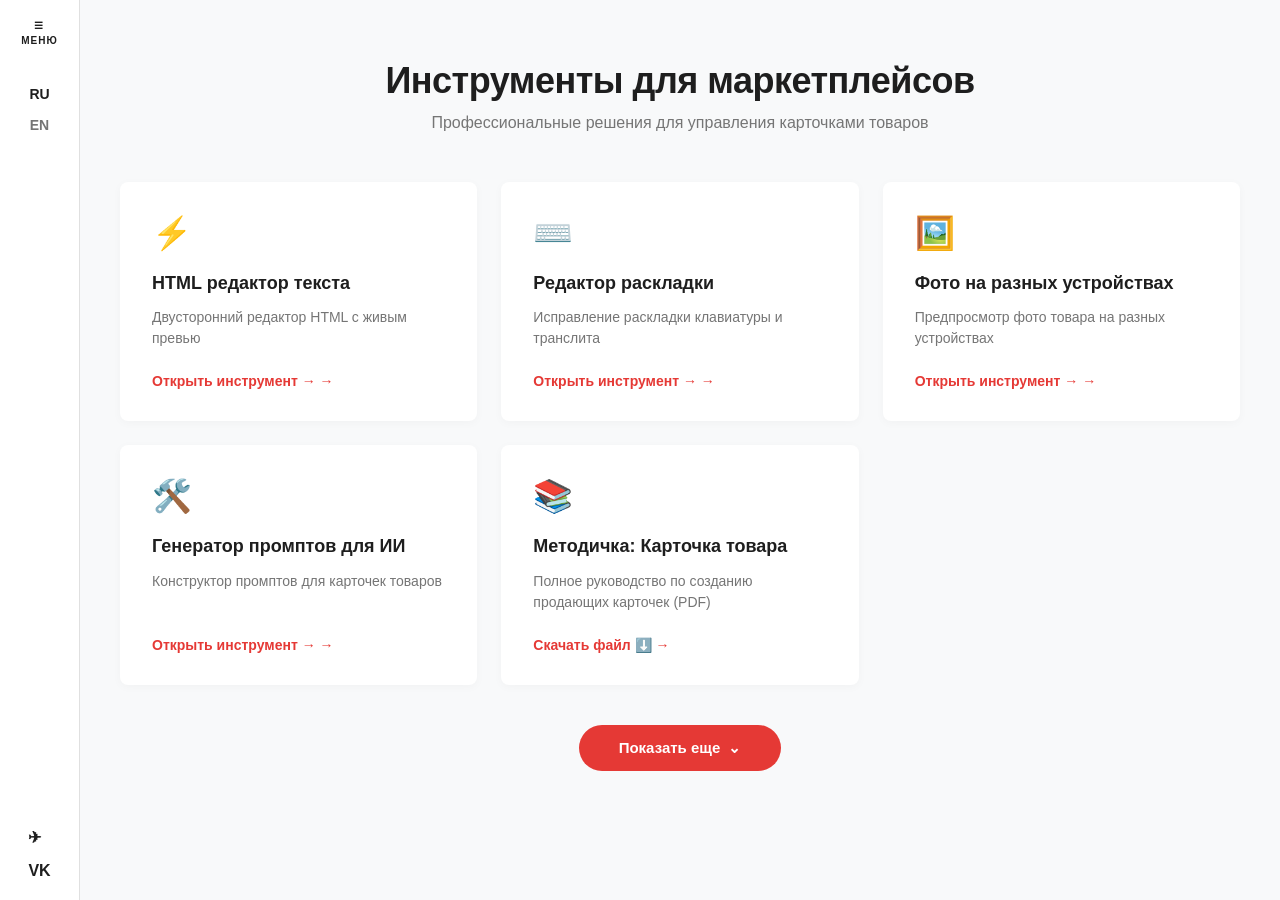
<file: index.html>
<!DOCTYPE html>
<html lang="ru">
<head>
<meta charset="UTF-8">
<meta name="viewport" content="width=device-width, initial-scale=1.0">
<title>Toolbox — мои инструменты</title>
<link rel="stylesheet" href="css/style.css">
</head>
<body class="page-home">

  <!-- Боковое меню -->
  <aside class="sidebar">
    <div class="sidebar-top">
      <button class="menu-btn">☰ <span>МЕНЮ</span></button>
      <div class="lang-switch">
        <a href="#" class="active">RU</a>
        <a href="#">EN</a>
      </div>
    </div>
    <div class="sidebar-bottom">
      <a href="#" title="Telegram">✈</a>
      <a href="#" title="VK">VK</a>
    </div>
  </aside>

  <!-- Основная рабочая область -->
  <main class="main-content">
    <header class="page-header">
      <h1>Инструменты для маркетплейсов</h1>
      <p>Профессиональные решения для управления карточками товаров</p>
    </header>

    <!-- Сетка карточек -->
    <section id="toolsGrid" class="tools-grid" aria-live="polite"></section>

    <!-- Кнопка "Показать еще" (пока просто для красоты, как на макете) -->
    <div class="load-more-container">
      <button class="btn-load-more">Показать еще <span>⌄</span></button>
    </div>
  </main>

  <script src="js/tools.js"></script>
  <script src="js/main.js"></script>
</body>
</html>
</file>
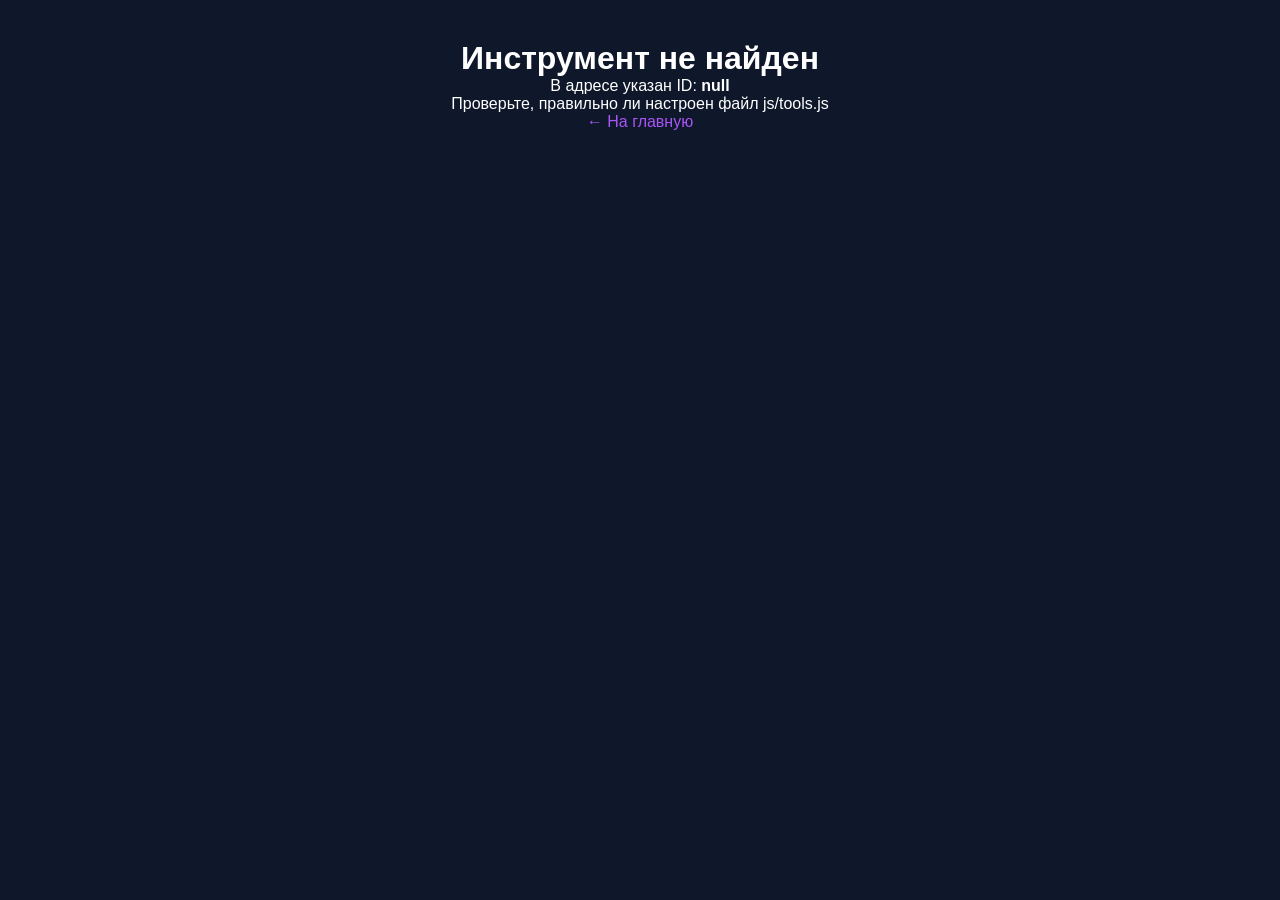
<file: tool.html>
<!DOCTYPE html>
<html lang="ru">
<head>
<meta charset="UTF-8">
<meta name="viewport" content="width=device-width, initial-scale=1.0">
<title>Инструмент — Toolbox</title>
<link rel="stylesheet" href="css/style.css">
</head>
<body class="tool-page">

  <!-- Шапка страницы инструмента -->
  <header class="site-header">
    <div class="header-row">
      <a href="index.html" class="back-link">← Все инструменты</a>
      <h1 id="toolTitle">Загрузка…</h1>
    </div>
  </header>

  <!-- Стадия 1: Сам инструмент (iframe) -->
  <section id="stageTool" class="stage">
    <div class="wrap">
      <div class="iframe-shell">
        <iframe id="toolFrame" title="Инструмент" loading="lazy"></iframe>
      </div>
      <div class="actions">
        <button class="btn primary" id="finishBtn">Я закончил(а) — оставить отзыв</button>
        <a class="btn" href="index.html">← На главную</a>
      </div>
    </div>
  </section>

  <!-- Стадия 2: Форма отзыва (Яндекс) -->
  <section id="stageReview" class="stage hidden">
    <div class="wrap narrow">
      <div class="review-card">
        <h2>Оставьте отзыв об инструменте</h2>
        <p class="muted" id="reviewToolName"></p>

        <!-- Белая подложка для формы Яндекса -->
        <div style="background: #ffffff; border-radius: 12px; padding: 10px; margin-top: 20px; border: 1px solid #e0e0e0;">
          <iframe 
            src="https://forms.yandex.ru/u/6adf1cd36d2d73a8cb299c38/?iframe=1" 
            frameborder="0" 
            name="ya-form-6adf1cd36d2d73a8cb299c38" 
            width="100%" 
            height="650px" 
            style="border: none; display: block; border-radius: 8px;">
          </iframe>
        </div>

        <div class="actions" style="margin-top: 20px;">
          <a class="btn" href="index.html">← Вернуться на главную</a>
        </div>
      </div>
    </div>
  </section>

  <!-- Стадия 3: Благодарность (скрыта, на всякий случай) -->
  <section id="stageThanks" class="stage hidden">
    <div class="wrap narrow">
      <div class="thanks-card">
        <div class="thanks-emoji">🙏</div>
        <h2>Спасибо за отзыв!</h2>
        <p class="muted">Вы помогаете сделать инструменты лучше.</p>
        <a class="btn primary" href="index.html">Вернуться на главную</a>
      </div>
    </div>
  </section>

  <!-- Скрипты для работы логики -->
  <script src="js/tools.js"></script>
  <script src="js/tool.js"></script>
</body>
</html>
</file>
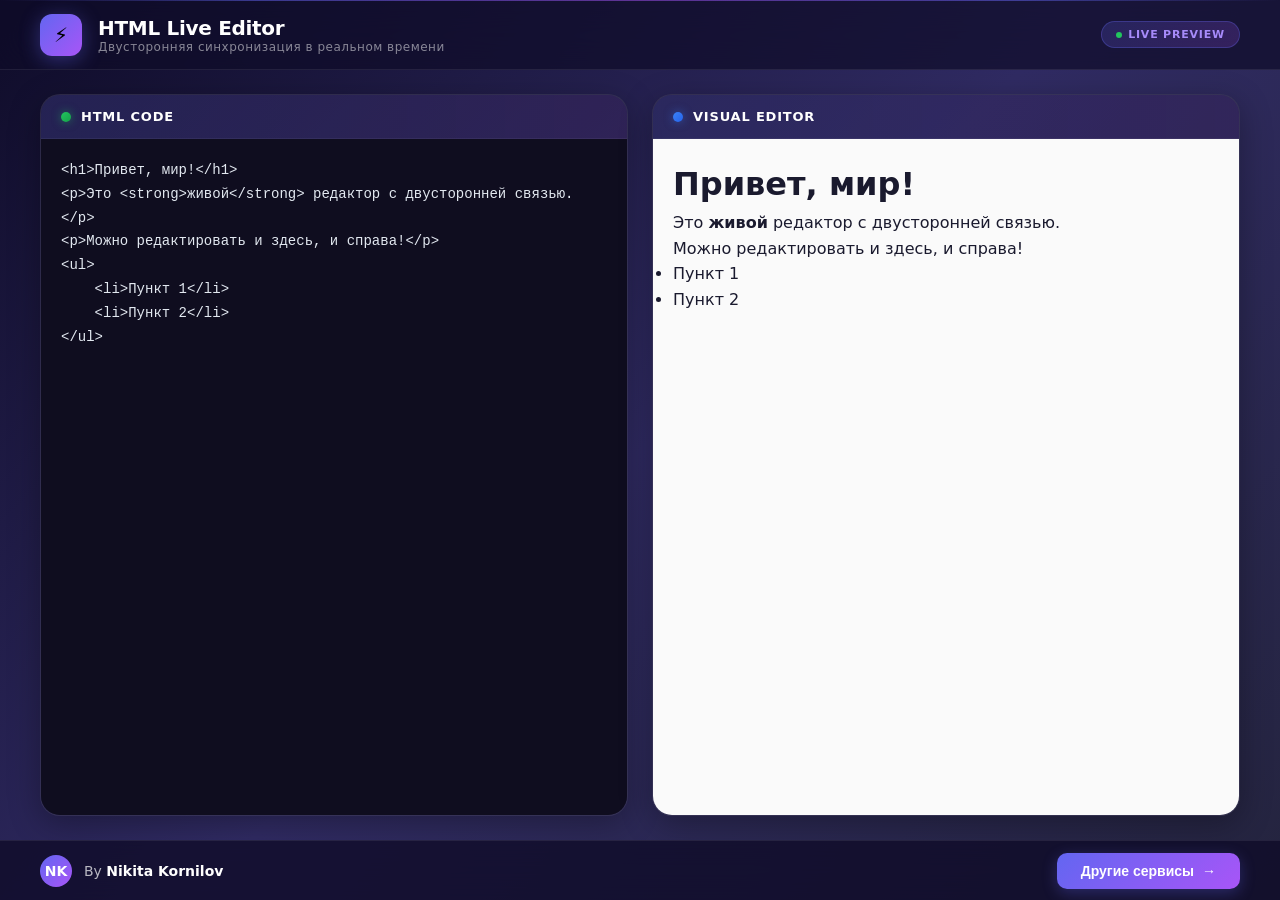
<file: tools/html-live-editor.html>
<!DOCTYPE html>
<html lang="ru">
<head>
    <meta charset="UTF-8">
    <meta name="viewport" content="width=device-width, initial-scale=1.0">
    <title>HTML Live Editor - Двусторонний</title>
    <style>
        * {
            margin: 0;
            padding: 0;
            box-sizing: border-box;
        }

        body {
            font-family: 'Segoe UI', system-ui, -apple-system, sans-serif;
            background: linear-gradient(135deg, #0f0c29 0%, #302b63 50%, #24243e 100%);
            min-height: 100vh;
            display: flex;
            flex-direction: column;
        }

        /* ===== MODERN HEADER ===== */
        .header {
            background: rgba(15, 12, 41, 0.7);
            backdrop-filter: blur(20px);
            -webkit-backdrop-filter: blur(20px);
            padding: 0 40px;
            border-bottom: 1px solid rgba(255, 255, 255, 0.08);
            display: flex;
            align-items: center;
            justify-content: space-between;
            height: 70px;
            position: relative;
            overflow: hidden;
        }

        .header::before {
            content: '';
            position: absolute;
            top: 0;
            left: 0;
            right: 0;
            height: 1px;
            background: linear-gradient(90deg, 
                transparent 0%, 
                rgba(99, 102, 241, 0.5) 20%, 
                rgba(168, 85, 247, 0.5) 50%, 
                rgba(99, 102, 241, 0.5) 80%, 
                transparent 100%);
        }

        .header-left {
            display: flex;
            align-items: center;
            gap: 16px;
        }

        .logo {
            width: 42px;
            height: 42px;
            background: linear-gradient(135deg, #6366f1 0%, #a855f7 100%);
            border-radius: 12px;
            display: flex;
            align-items: center;
            justify-content: center;
            font-size: 20px;
            box-shadow: 0 4px 20px rgba(99, 102, 241, 0.4);
            transition: transform 0.3s ease, box-shadow 0.3s ease;
        }

        .logo:hover {
            transform: scale(1.05) rotate(-5deg);
            box-shadow: 0 6px 30px rgba(99, 102, 241, 0.6);
        }

        .header-title {
            display: flex;
            flex-direction: column;
        }

        .header h1 {
            color: white;
            font-size: 20px;
            font-weight: 600;
            letter-spacing: -0.3px;
            line-height: 1.2;
        }

        .header-subtitle {
            color: rgba(255, 255, 255, 0.5);
            font-size: 12px;
            font-weight: 400;
            letter-spacing: 0.5px;
        }

        .header-badge {
            background: linear-gradient(135deg, rgba(99, 102, 241, 0.2) 0%, rgba(168, 85, 247, 0.2) 100%);
            border: 1px solid rgba(99, 102, 241, 0.3);
            color: #a78bfa;
            padding: 6px 14px;
            border-radius: 20px;
            font-size: 11px;
            font-weight: 600;
            text-transform: uppercase;
            letter-spacing: 0.8px;
            display: flex;
            align-items: center;
            gap: 6px;
        }

        .header-badge::before {
            content: '';
            width: 6px;
            height: 6px;
            background: #22c55e;
            border-radius: 50%;
            animation: pulse 2s infinite;
        }

        @keyframes pulse {
            0%, 100% { opacity: 1; }
            50% { opacity: 0.5; }
        }

        .container {
            flex: 1;
            display: flex;
            gap: 24px;
            padding: 24px 40px;
            overflow: hidden;
            min-height: 0;
        }

        .panel {
            flex: 1;
            display: flex;
            flex-direction: column;
            background: rgba(30, 27, 60, 0.6);
            border-radius: 20px;
            border: 1px solid rgba(255, 255, 255, 0.08);
            overflow: hidden;
            transition: all 0.3s ease;
            box-shadow: 0 8px 32px rgba(0, 0, 0, 0.3);
        }

        .panel:hover {
            transform: translateY(-2px);
            border-color: rgba(99, 102, 241, 0.3);
            box-shadow: 0 12px 48px rgba(0, 0, 0, 0.4), 0 0 40px rgba(99, 102, 241, 0.1);
        }

        .panel-header {
            background: linear-gradient(90deg, rgba(99, 102, 241, 0.15) 0%, rgba(168, 85, 247, 0.1) 100%);
            color: white;
            padding: 14px 20px;
            font-size: 13px;
            font-weight: 600;
            text-transform: uppercase;
            letter-spacing: 0.8px;
            display: flex;
            align-items: center;
            gap: 10px;
            border-bottom: 1px solid rgba(255, 255, 255, 0.05);
        }

        .panel-header::before {
            content: '';
            width: 10px;
            height: 10px;
            border-radius: 50%;
            background: linear-gradient(135deg, #22c55e 0%, #16a34a 100%);
            box-shadow: 0 0 10px rgba(34, 197, 94, 0.5);
        }

        .panel-header.output::before {
            background: linear-gradient(135deg, #3b82f6 0%, #2563eb 100%);
            box-shadow: 0 0 10px rgba(59, 130, 246, 0.5);
        }

        textarea {
            flex: 1;
            width: 100%;
            border: none;
            padding: 20px;
            font-family: 'JetBrains Mono', 'Consolas', 'Monaco', 'Courier New', monospace;
            font-size: 14px;
            line-height: 1.7;
            resize: none;
            outline: none;
            background: #0f0d1f;
            color: #e2e8f0;
        }

        .preview {
            flex: 1;
            padding: 20px;
            background: #fafafa;
            overflow: auto;
            font-family: 'Segoe UI', system-ui, sans-serif;
            line-height: 1.6;
            outline: none;
            color: #1a1a2e;
        }

        .preview:focus {
            box-shadow: inset 0 0 0 2px #6366f1;
        }

        /* Стили для скроллбара */
        textarea::-webkit-scrollbar,
        .preview::-webkit-scrollbar {
            width: 10px;
        }

        textarea::-webkit-scrollbar-track,
        .preview::-webkit-scrollbar-track {
            background: transparent;
        }

        textarea::-webkit-scrollbar-thumb {
            background: #4a4a6a;
            border-radius: 5px;
        }

        .preview::-webkit-scrollbar-thumb {
            background: #c4c4d4;
            border-radius: 5px;
        }

        /* ===== MODERN FOOTER ===== */
        .footer {
            background: rgba(15, 12, 41, 0.8);
            backdrop-filter: blur(20px);
            -webkit-backdrop-filter: blur(20px);
            border-top: 1px solid rgba(255, 255, 255, 0.08);
            padding: 0 40px;
            height: 60px;
            display: flex;
            align-items: center;
            justify-content: space-between;
        }

        .footer-left {
            display: flex;
            align-items: center;
            gap: 12px;
        }

        .footer-avatar {
            width: 32px;
            height: 32px;
            background: linear-gradient(135deg, #6366f1 0%, #a855f7 100%);
            border-radius: 50%;
            display: flex;
            align-items: center;
            justify-content: center;
            font-size: 14px;
            font-weight: 600;
            color: white;
        }

        .footer-text {
            color: rgba(255, 255, 255, 0.7);
            font-size: 14px;
            font-weight: 500;
        }

        .footer-text strong {
            color: white;
            font-weight: 600;
        }

        .footer-btn {
            background: linear-gradient(135deg, #6366f1 0%, #a855f7 100%);
            color: white;
            border: none;
            padding: 10px 24px;
            border-radius: 10px;
            font-size: 14px;
            font-weight: 600;
            cursor: pointer;
            transition: all 0.3s ease;
            display: flex;
            align-items: center;
            gap: 8px;
            box-shadow: 0 4px 15px rgba(99, 102, 241, 0.3);
        }

        .footer-btn:hover {
            transform: translateY(-2px);
            box-shadow: 0 6px 25px rgba(99, 102, 241, 0.5);
        }

        .footer-btn:active {
            transform: translateY(0);
        }

        .footer-btn::after {
            content: '→';
            transition: transform 0.3s ease;
        }

        .footer-btn:hover::after {
            transform: translateX(4px);
        }

        .sync-indicator {
            position: fixed;
            bottom: 90px;
            right: 40px;
            background: rgba(30, 27, 60, 0.95);
            padding: 12px 24px;
            border-radius: 30px;
            font-size: 13px;
            color: #a78bfa;
            border: 1px solid rgba(99, 102, 241, 0.3);
            box-shadow: 0 8px 32px rgba(0, 0, 0, 0.3);
            opacity: 0;
            transition: all 0.3s ease;
            display: flex;
            align-items: center;
            gap: 8px;
            font-weight: 500;
        }

        .sync-indicator.active {
            opacity: 1;
            transform: translateY(-5px);
        }

        .sync-indicator::before {
            content: '';
            width: 8px;
            height: 8px;
            background: #22c55e;
            border-radius: 50%;
            animation: pulse 1.5s infinite;
        }

        /* Адаптивность */
        @media (max-width: 768px) {
            .header {
                padding: 0 20px;
                height: 60px;
            }

            .header h1 {
                font-size: 16px;
            }

            .header-subtitle {
                display: none;
            }

            .header-badge {
                display: none;
            }

            .container {
                flex-direction: column;
                padding: 16px 20px;
                gap: 16px;
            }

            .footer {
                padding: 0 20px;
                flex-direction: column;
                height: auto;
                padding-top: 16px;
                padding-bottom: 16px;
                gap: 12px;
            }
        }
    </style>
</head>
<body>
    <!-- Modern Header -->
    <header class="header">
        <div class="header-left">
            <div class="logo">⚡</div>
            <div class="header-title">
                <h1>HTML Live Editor</h1>
                <span class="header-subtitle">Двусторонняя синхронизация в реальном времени</span>
            </div>
        </div>
        <div class="header-badge">Live Preview</div>
    </header>
    
    <div class="container">
        <div class="panel">
            <div class="panel-header">HTML Code</div>
            <textarea id="htmlInput" placeholder="Введите HTML-код здесь..."><h1>Привет, мир!</h1>
<p>Это <strong>живой</strong> редактор с двусторонней связью.</p>
<p>Можно редактировать и здесь, и справа!</p>
<ul>
    <li>Пункт 1</li>
    <li>Пункт 2</li>
</ul></textarea>
        </div>
        
        <div class="panel">
            <div class="panel-header output">Visual Editor</div>
            <div id="preview" class="preview" contenteditable="true"></div>
        </div>
    </div>

    <!-- Modern Footer -->
    <footer class="footer">
        <div class="footer-left">
            <div class="footer-avatar">NK</div>
            <span class="footer-text">By <strong>Nikita Kornilov</strong></span>
        </div>
        <button class="footer-btn" onclick="alert('Здесь будет переход к другим сервисам!')">
            Другие сервисы
        </button>
    </footer>

    <div class="sync-indicator" id="syncIndicator">⟷ Синхронизация...</div>

    <script>
        const htmlInput = document.getElementById('htmlInput');
        const preview = document.getElementById('preview');
        const syncIndicator = document.getElementById('syncIndicator');
        let isUpdating = false;

        function showSync() {
            syncIndicator.classList.add('active');
            setTimeout(() => syncIndicator.classList.remove('active'), 500);
        }

        // Обновление превью при изменении кода
        htmlInput.addEventListener('input', () => {
            if (isUpdating) return;
            isUpdating = true;
            preview.innerHTML = htmlInput.value;
            showSync();
            isUpdating = false;
        });

        // Обновление кода при изменении превью (contenteditable)
        preview.addEventListener('input', () => {
            if (isUpdating) return;
            isUpdating = true;
            htmlInput.value = preview.innerHTML;
            showSync();
            isUpdating = false;
        });

        // Инициализация
        preview.innerHTML = htmlInput.value;

        // Обработка вставки текста (чтобы вставлялся как обычный текст без форматирования)
        preview.addEventListener('paste', (e) => {
            e.preventDefault();
            const text = (e.clipboardData || window.clipboardData).getData('text/plain');
            document.execCommand('insertText', false, text);
        });
    </script>
</body>
</html>
</file>
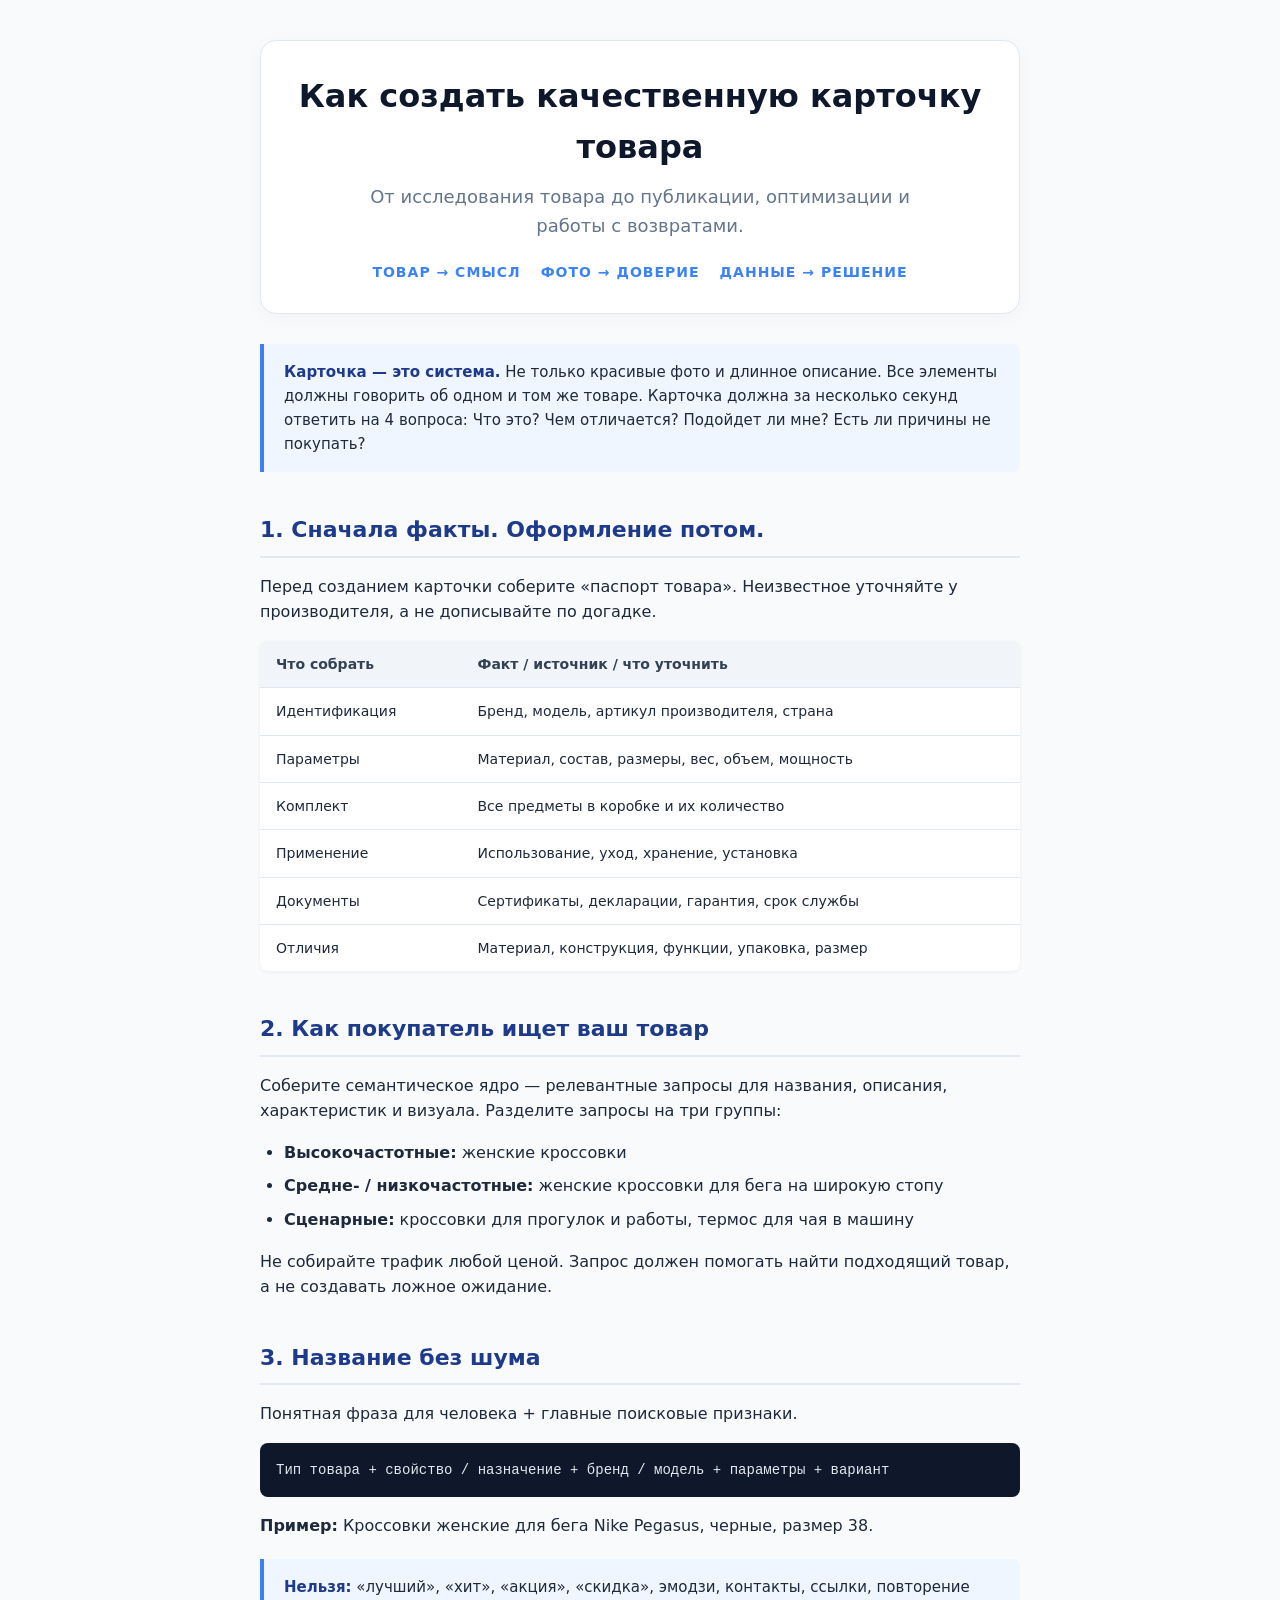
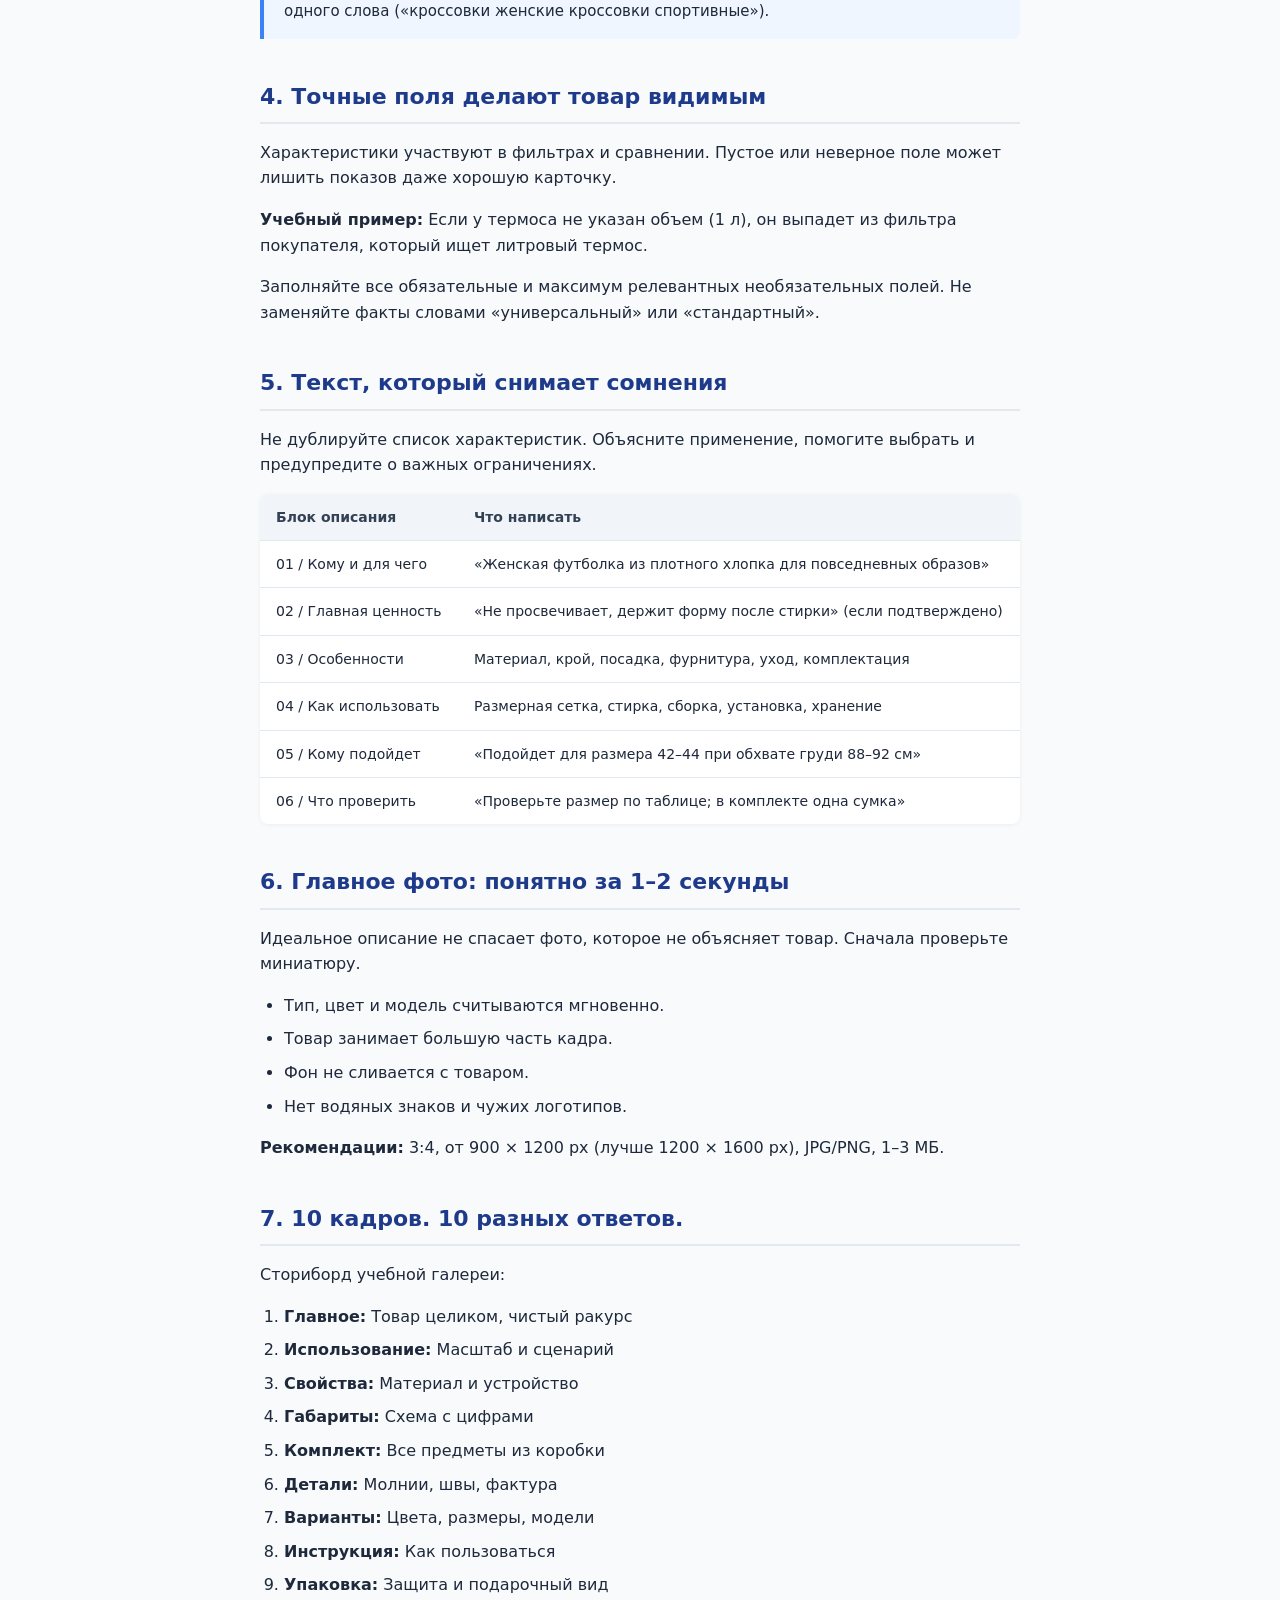
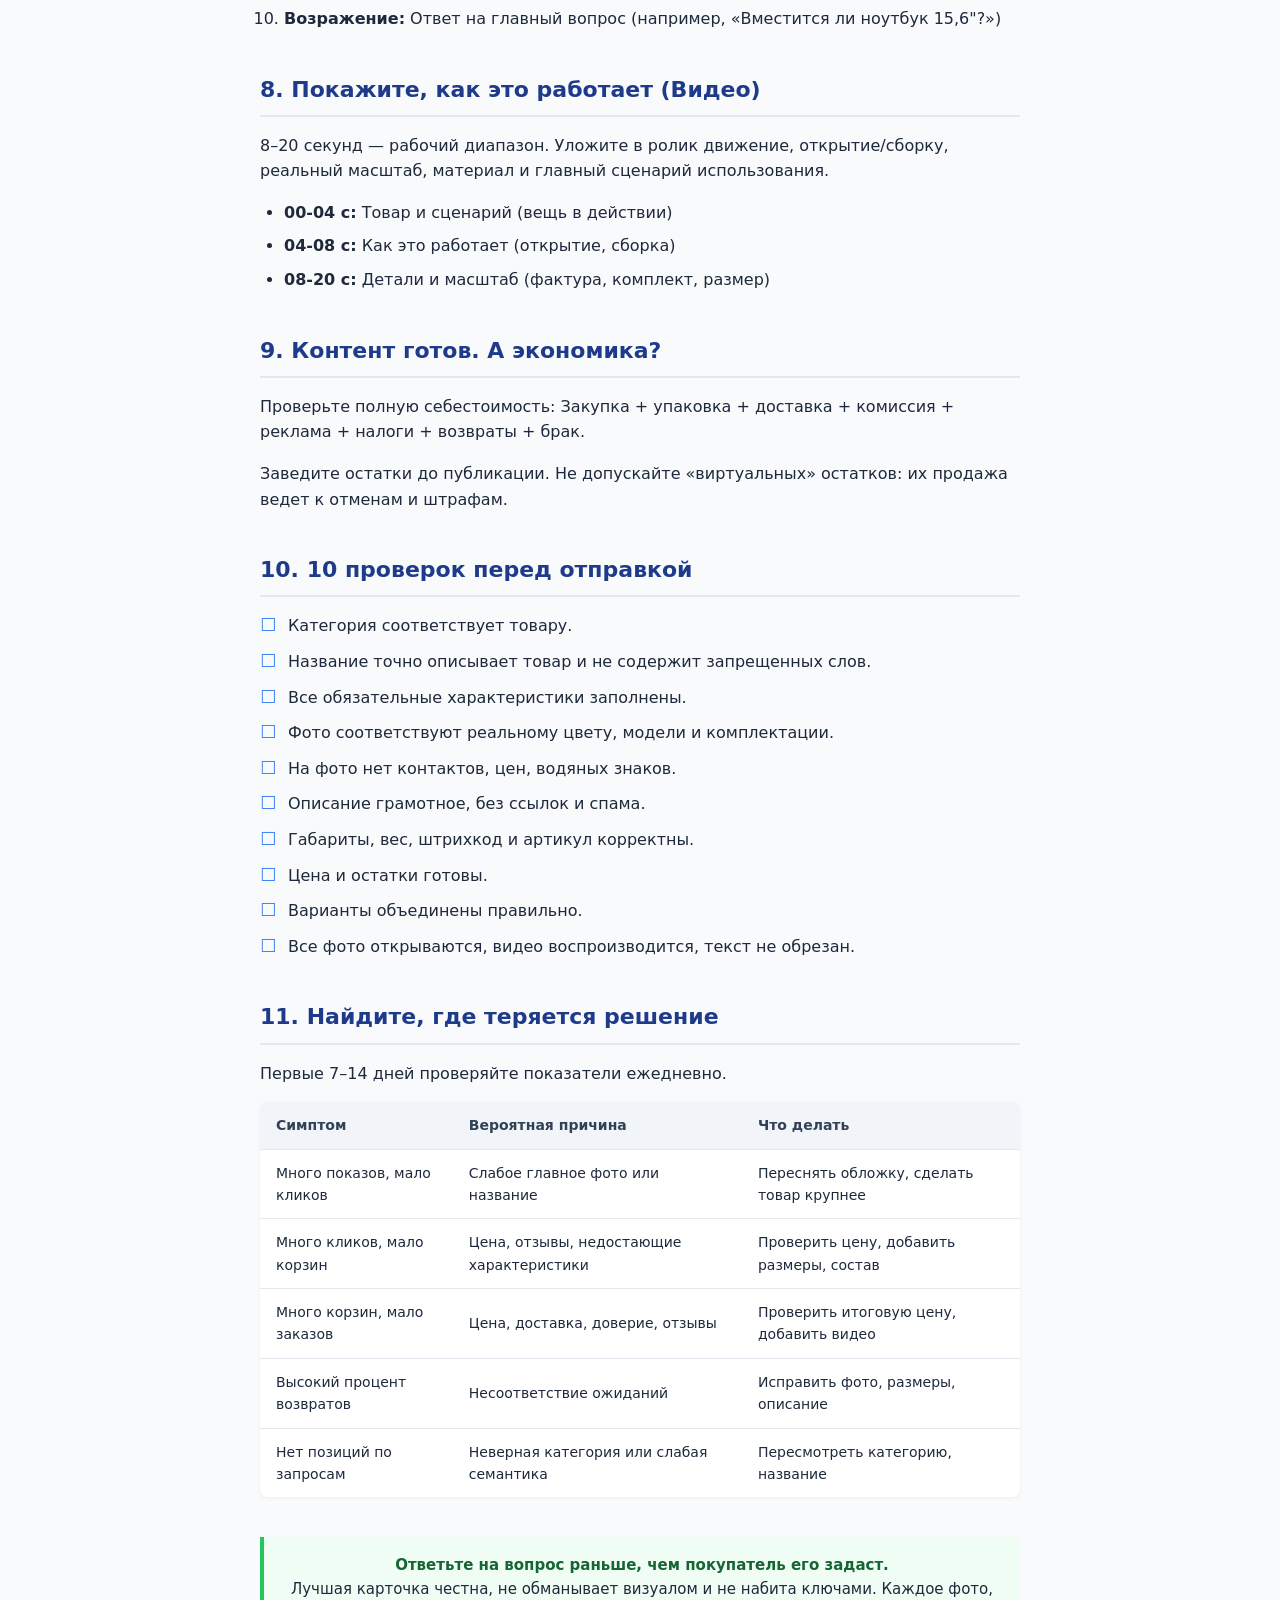
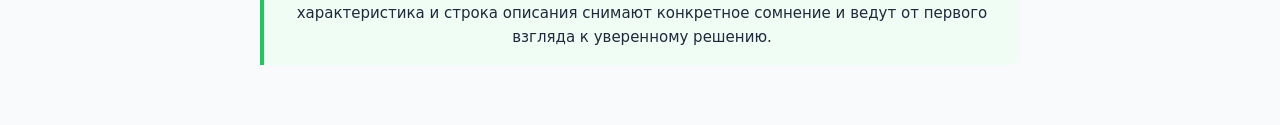
<file: tools/methodology.html>
<!DOCTYPE html>
<html lang="ru">
<head>
    <meta charset="UTF-8">
    <meta name="viewport" content="width=device-width, initial-scale=1.0">
    <title>Методическое пособие: Карточка товара</title>
    <style>
        :root {
            --bg: #f8fafc;
            --surface: #ffffff;
            --text: #1e293b;
            --muted: #64748b;
            --border: #e2e8f0;
            --accent: #3b82f6;
            --accent-bg: #eff6ff;
        }
        * { box-sizing: border-box; margin: 0; padding: 0; }
        body {
            font-family: 'Segoe UI', system-ui, sans-serif;
            background: var(--bg);
            color: var(--text);
            line-height: 1.6;
        }
        .container {
            max-width: 800px;
            margin: 0 auto;
            padding: 40px 20px;
        }
        h1 { font-size: 32px; margin-bottom: 10px; color: #0f172a; }
        h2 { font-size: 22px; margin: 40px 0 16px; padding-bottom: 8px; border-bottom: 2px solid var(--border); color: #1e3a8a; }
        h3 { font-size: 18px; margin: 24px 0 12px; }
        p { margin-bottom: 16px; }
        ul, ol { margin-bottom: 16px; padding-left: 24px; }
        li { margin-bottom: 8px; }
        
        .hero {
            background: var(--surface);
            border-radius: 16px;
            padding: 30px;
            border: 1px solid var(--border);
            box-shadow: 0 4px 20px rgba(0,0,0,0.03);
            margin-bottom: 30px;
            text-align: center;
        }
        .hero p { font-size: 18px; color: var(--muted); max-width: 600px; margin: 0 auto; }
        .concept {
            display: flex;
            justify-content: center;
            gap: 20px;
            margin-top: 20px;
            font-weight: 600;
            color: var(--accent);
            text-transform: uppercase;
            font-size: 14px;
            letter-spacing: 1px;
        }

        .card {
            background: var(--surface);
            border-radius: 12px;
            padding: 24px;
            border: 1px solid var(--border);
            margin-bottom: 24px;
            box-shadow: 0 2px 8px rgba(0,0,0,0.02);
        }

        .callout {
            background: var(--accent-bg);
            border-left: 4px solid var(--accent);
            padding: 16px 20px;
            border-radius: 0 8px 8px 0;
            margin: 20px 0;
            font-size: 15px;
        }
        .callout strong { color: #1e3a8a; }

        table {
            width: 100%;
            border-collapse: collapse;
            margin: 16px 0;
            font-size: 14px;
            background: var(--surface);
            border-radius: 8px;
            overflow: hidden;
            box-shadow: 0 1px 4px rgba(0,0,0,0.05);
        }
        th, td {
            text-align: left;
            padding: 12px 16px;
            border-bottom: 1px solid var(--border);
        }
        th {
            background: #f1f5f9;
            font-weight: 600;
            color: #334155;
        }
        tr:last-child td { border-bottom: none; }

        .checklist {
            list-style: none;
            padding: 0;
        }
        .checklist li {
            position: relative;
            padding-left: 28px;
            margin-bottom: 10px;
        }
        .checklist li::before {
            content: '☐';
            position: absolute;
            left: 0;
            color: var(--accent);
            font-size: 18px;
            top: -2px;
        }

        .formula {
            background: #0f172a;
            color: #e2e8f0;
            padding: 16px;
            border-radius: 8px;
            font-family: monospace;
            font-size: 14px;
            margin: 16px 0;
            overflow-x: auto;
        }
        
        @media (max-width: 600px) {
            .container { padding: 20px 15px; }
            table { display: block; overflow-x: auto; white-space: nowrap; }
        }
    </style>
</head>
<body>

<div class="container">
    
    <div class="hero">
        <h1>Как создать качественную карточку товара</h1>
        <p>От исследования товара до публикации, оптимизации и работы с возвратами.</p>
        <div class="concept">
            <span>Товар → Смысл</span>
            <span>Фото → Доверие</span>
            <span>Данные → Решение</span>
        </div>
    </div>

    <div class="callout">
        <strong>Карточка — это система.</strong> Не только красивые фото и длинное описание. Все элементы должны говорить об одном и том же товаре. Карточка должна за несколько секунд ответить на 4 вопроса: Что это? Чем отличается? Подойдет ли мне? Есть ли причины не покупать?
    </div>

    <h2>1. Сначала факты. Оформление потом.</h2>
    <p>Перед созданием карточки соберите «паспорт товара». Неизвестное уточняйте у производителя, а не дописывайте по догадке.</p>
    <table>
        <tr><th>Что собрать</th><th>Факт / источник / что уточнить</th></tr>
        <tr><td>Идентификация</td><td>Бренд, модель, артикул производителя, страна</td></tr>
        <tr><td>Параметры</td><td>Материал, состав, размеры, вес, объем, мощность</td></tr>
        <tr><td>Комплект</td><td>Все предметы в коробке и их количество</td></tr>
        <tr><td>Применение</td><td>Использование, уход, хранение, установка</td></tr>
        <tr><td>Документы</td><td>Сертификаты, декларации, гарантия, срок службы</td></tr>
        <tr><td>Отличия</td><td>Материал, конструкция, функции, упаковка, размер</td></tr>
    </table>

    <h2>2. Как покупатель ищет ваш товар</h2>
    <p>Соберите семантическое ядро — релевантные запросы для названия, описания, характеристик и визуала. Разделите запросы на три группы:</p>
    <ul>
        <li><strong>Высокочастотные:</strong> женские кроссовки</li>
        <li><strong>Средне- / низкочастотные:</strong> женские кроссовки для бега на широкую стопу</li>
        <li><strong>Сценарные:</strong> кроссовки для прогулок и работы, термос для чая в машину</li>
    </ul>
    <p>Не собирайте трафик любой ценой. Запрос должен помогать найти подходящий товар, а не создавать ложное ожидание.</p>

    <h2>3. Название без шума</h2>
    <p>Понятная фраза для человека + главные поисковые признаки.</p>
    <div class="formula">
        Тип товара + свойство / назначение + бренд / модель + параметры + вариант
    </div>
    <p><strong>Пример:</strong> Кроссовки женские для бега Nike Pegasus, черные, размер 38.</p>
    
    <div class="callout">
        <strong>Нельзя:</strong> «лучший», «хит», «акция», «скидка», эмодзи, контакты, ссылки, повторение одного слова («кроссовки женские кроссовки спортивные»).
    </div>

    <h2>4. Точные поля делают товар видимым</h2>
    <p>Характеристики участвуют в фильтрах и сравнении. Пустое или неверное поле может лишить показов даже хорошую карточку.</p>
    <p><strong>Учебный пример:</strong> Если у термоса не указан объем (1 л), он выпадет из фильтра покупателя, который ищет литровый термос.</p>
    <p>Заполняйте все обязательные и максимум релевантных необязательных полей. Не заменяйте факты словами «универсальный» или «стандартный».</p>

    <h2>5. Текст, который снимает сомнения</h2>
    <p>Не дублируйте список характеристик. Объясните применение, помогите выбрать и предупредите о важных ограничениях.</p>
    <table>
        <tr><th>Блок описания</th><th>Что написать</th></tr>
        <tr><td>01 / Кому и для чего</td><td>«Женская футболка из плотного хлопка для повседневных образов»</td></tr>
        <tr><td>02 / Главная ценность</td><td>«Не просвечивает, держит форму после стирки» (если подтверждено)</td></tr>
        <tr><td>03 / Особенности</td><td>Материал, крой, посадка, фурнитура, уход, комплектация</td></tr>
        <tr><td>04 / Как использовать</td><td>Размерная сетка, стирка, сборка, установка, хранение</td></tr>
        <tr><td>05 / Кому подойдет</td><td>«Подойдет для размера 42–44 при обхвате груди 88–92 см»</td></tr>
        <tr><td>06 / Что проверить</td><td>«Проверьте размер по таблице; в комплекте одна сумка»</td></tr>
    </table>

    <h2>6. Главное фото: понятно за 1–2 секунды</h2>
    <p>Идеальное описание не спасает фото, которое не объясняет товар. Сначала проверьте миниатюру.</p>
    <ul>
        <li>Тип, цвет и модель считываются мгновенно.</li>
        <li>Товар занимает большую часть кадра.</li>
        <li>Фон не сливается с товаром.</li>
        <li>Нет водяных знаков и чужих логотипов.</li>
    </ul>
    <p><strong>Рекомендации:</strong> 3:4, от 900 × 1200 px (лучше 1200 × 1600 px), JPG/PNG, 1–3 МБ.</p>

    <h2>7. 10 кадров. 10 разных ответов.</h2>
    <p>Сториборд учебной галереи:</p>
    <ol>
        <li><strong>Главное:</strong> Товар целиком, чистый ракурс</li>
        <li><strong>Использование:</strong> Масштаб и сценарий</li>
        <li><strong>Свойства:</strong> Материал и устройство</li>
        <li><strong>Габариты:</strong> Схема с цифрами</li>
        <li><strong>Комплект:</strong> Все предметы из коробки</li>
        <li><strong>Детали:</strong> Молнии, швы, фактура</li>
        <li><strong>Варианты:</strong> Цвета, размеры, модели</li>
        <li><strong>Инструкция:</strong> Как пользоваться</li>
        <li><strong>Упаковка:</strong> Защита и подарочный вид</li>
        <li><strong>Возражение:</strong> Ответ на главный вопрос (например, «Вместится ли ноутбук 15,6"?»)</li>
    </ol>

    <h2>8. Покажите, как это работает (Видео)</h2>
    <p>8–20 секунд — рабочий диапазон. Уложите в ролик движение, открытие/сборку, реальный масштаб, материал и главный сценарий использования.</p>
    <ul>
        <li><strong>00-04 с:</strong> Товар и сценарий (вещь в действии)</li>
        <li><strong>04-08 с:</strong> Как это работает (открытие, сборка)</li>
        <li><strong>08-20 с:</strong> Детали и масштаб (фактура, комплект, размер)</li>
    </ul>

    <h2>9. Контент готов. А экономика?</h2>
    <p>Проверьте полную себестоимость: Закупка + упаковка + доставка + комиссия + реклама + налоги + возвраты + брак.</p>
    <p>Заведите остатки до публикации. Не допускайте «виртуальных» остатков: их продажа ведет к отменам и штрафам.</p>

    <h2>10. 10 проверок перед отправкой</h2>
    <ul class="checklist">
        <li>Категория соответствует товару.</li>
        <li>Название точно описывает товар и не содержит запрещенных слов.</li>
        <li>Все обязательные характеристики заполнены.</li>
        <li>Фото соответствуют реальному цвету, модели и комплектации.</li>
        <li>На фото нет контактов, цен, водяных знаков.</li>
        <li>Описание грамотное, без ссылок и спама.</li>
        <li>Габариты, вес, штрихкод и артикул корректны.</li>
        <li>Цена и остатки готовы.</li>
        <li>Варианты объединены правильно.</li>
        <li>Все фото открываются, видео воспроизводится, текст не обрезан.</li>
    </ul>

    <h2>11. Найдите, где теряется решение</h2>
    <p>Первые 7–14 дней проверяйте показатели ежедневно.</p>
    <table>
        <tr><th>Симптом</th><th>Вероятная причина</th><th>Что делать</th></tr>
        <tr><td>Много показов, мало кликов</td><td>Слабое главное фото или название</td><td>Переснять обложку, сделать товар крупнее</td></tr>
        <tr><td>Много кликов, мало корзин</td><td>Цена, отзывы, недостающие характеристики</td><td>Проверить цену, добавить размеры, состав</td></tr>
        <tr><td>Много корзин, мало заказов</td><td>Цена, доставка, доверие, отзывы</td><td>Проверить итоговую цену, добавить видео</td></tr>
        <tr><td>Высокий процент возвратов</td><td>Несоответствие ожиданий</td><td>Исправить фото, размеры, описание</td></tr>
        <tr><td>Нет позиций по запросам</td><td>Неверная категория или слабая семантика</td><td>Пересмотреть категорию, название</td></tr>
    </table>

    <div class="callout" style="margin-top: 40px; text-align: center; background: #f0fdf4; border-color: #22c55e;">
        <strong style="color: #166534;">Ответьте на вопрос раньше, чем покупатель его задаст.</strong><br>
        Лучшая карточка честна, не обманывает визуалом и не набита ключами. Каждое фото, характеристика и строка описания снимают конкретное сомнение и ведут от первого взгляда к уверенному решению.
    </div>

</div>

</body>
</html>
</file>
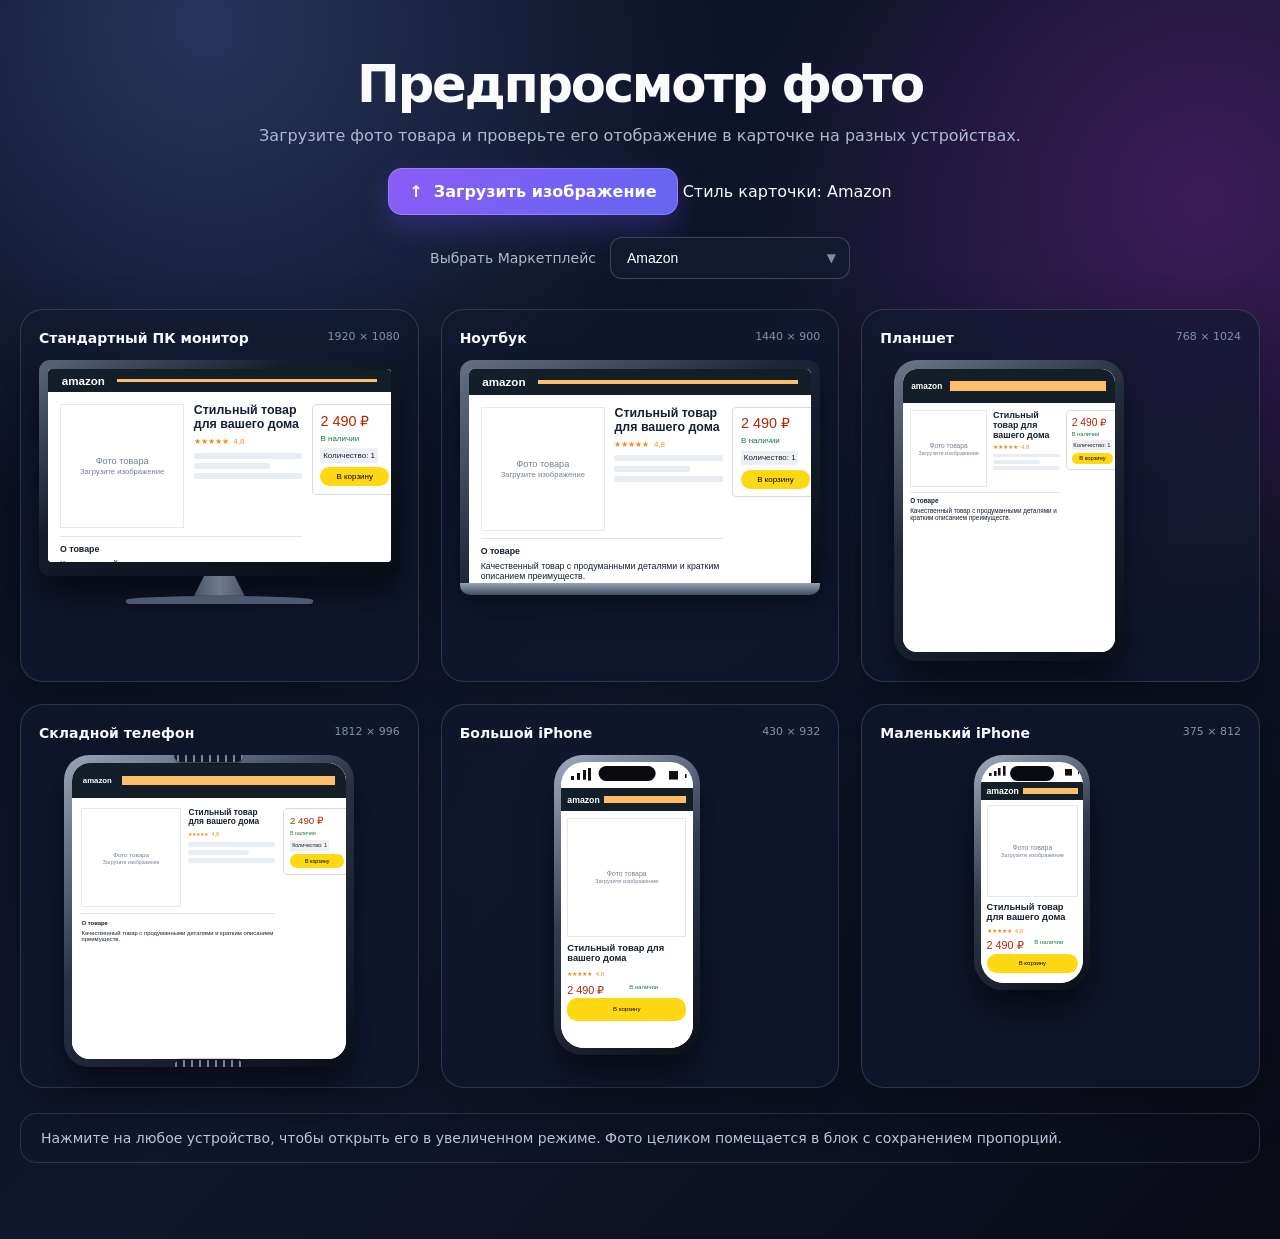
<file: tools/photo-preview.html>
<!doctype html>
<html lang="ru">
<head>
<meta charset="utf-8">
<meta name="viewport" content="width=device-width,initial-scale=1">
<title>Предпросмотр фото</title>
<style>
:root{
  --text:#f8fafc;
  --muted:#aeb9cd;
  --line:#ffffff24;
  --violet:#8b5cf6;
}
*{box-sizing:border-box}
body{
  margin:0;
  min-height:100vh;
  color:var(--text);
  font-family:Inter,ui-sans-serif,system-ui,-apple-system,"Segoe UI",sans-serif;
  background:
    radial-gradient(circle at 16% 2%,#28345d 0,transparent 32%),
    radial-gradient(circle at 94% 16%,#3b1b59 0,transparent 28%),
    linear-gradient(135deg,#080d1c,#11182d 52%,#090b16);
}
.page{width:min(1390px,calc(100% - 40px));margin:auto;padding:54px 0 76px}
header{text-align:center;margin-bottom:30px}
h1{margin:0;font-size:clamp(2rem,4vw,3.5rem);letter-spacing:-.045em}
.lead{margin:12px auto 23px;color:var(--muted)}
.upload{
  display:inline-flex;
  padding:13px 20px;
  border:1px solid #ffffff35;
  border-radius:14px;
  background:linear-gradient(135deg,var(--violet),#6366f1);
  color:#fff;
  font-weight:750;
  cursor:pointer;
  box-shadow:0 12px 30px #5c43e652;
}
input{display:none}

/* Панель выбора маркетплейса */
.market-panel{
  display:flex;
  justify-content:center;
  align-items:center;
  gap:14px;
  margin-top:22px;
  flex-wrap:wrap;
}
.market-panel label{
  font-size:14px;
  color:var(--muted);
  font-weight:500;
}
.market-select{
  position:relative;
  min-width:240px;
}
.market-select input{
  display:block;
  width:100%;
  padding:12px 40px 12px 16px;
  border:1px solid #ffffff30;
  border-radius:12px;
  background:#131b31cc;
  color:#fff;
  font-size:14px;
  font-weight:500;
  cursor:pointer;
  outline:none;
  transition:border-color .2s;
}
.market-select input:focus,
.market-select input:hover{
  border-color:#8b5cf6aa;
}
.market-select input::placeholder{
  color:#7f8ca7;
}
.market-select .arrow{
  position:absolute;
  right:14px;
  top:50%;
  transform:translateY(-50%);
  pointer-events:none;
  color:#7f8ca7;
  font-size:12px;
}
.market-dropdown{
  position:absolute;
  top:calc(100% + 6px);
  left:0;
  right:0;
  max-height:280px;
  overflow-y:auto;
  background:#131b31;
  border:1px solid #ffffff25;
  border-radius:12px;
  box-shadow:0 20px 40px #000a;
  z-index:50;
  display:none;
}
.market-dropdown.open{display:block}
.market-dropdown .item{
  padding:11px 16px;
  font-size:14px;
  color:#d0d9ea;
  cursor:pointer;
  transition:background .15s,color .15s;
  display:flex;
  align-items:center;
  justify-content:space-between;
  border-left:3px solid transparent;
}
.market-dropdown .item:hover,
.market-dropdown .item.active{
  background:#8b5cf630;
  color:#fff;
}
.market-dropdown .item.highlight{
  background:linear-gradient(90deg,#8b5cf655,#8b5cf622);
  border-left-color:#a78bfa;
  color:#fff;
  font-weight:600;
}
.market-dropdown .item .check{
  color:#8b5cf6;
  font-weight:700;
}

/* Сетка: 3 устройства в ряд */
.devices{
  display:grid;
  grid-template-columns:repeat(3,minmax(0,1fr));
  gap:22px;
  margin-top:28px;
}
.device-card{
  min-width:0;
  padding:20px 18px;
  background:#111930a8;
  border:1px solid var(--line);
  border-radius:23px;
  box-shadow:0 18px 50px #0004;
  cursor:zoom-in;
  transition:transform .22s,border-color .22s;
}
.device-card:hover{
  transform:translateY(-3px);
  border-color:#a78bfa99;
}
.device-title{
  display:flex;
  justify-content:space-between;
  gap:12px;
  margin:0 0 14px;
  font-size:14px;
  font-weight:750;
}
.device-title span{color:#8290ab;font-size:11px;font-weight:500}
.stage{
  min-height:220px;
  display:grid;
  place-items:center;
}
.screen{
  overflow:hidden;
  background:#fff;
  position:relative;
}

/* ---------- Монитор ---------- */
.monitor .bezel{
  width:min(100%,420px);
  padding:9px 9px 14px;
  border-radius:11px;
  background:linear-gradient(145deg,#59657b,#151b2a 38%,#080c15);
  box-shadow:0 20px 30px #0008;
}
.monitor .screen{aspect-ratio:16/9;border-radius:4px}
.stand{
  width:28%;height:20px;margin:0 auto -14px;
  background:linear-gradient(90deg,#273043,#707b90,#273043);
  clip-path:polygon(35% 0,65% 0,75% 100%,25% 100%);
}
.foot{
  width:52%;height:8px;margin:14px auto 0;
  border-radius:50% 50% 3px 3px;background:#4e5a70;
}

/* ---------- Ноутбук ---------- */
.laptop .frame{
  width:min(100%,400px);
  padding:9px 9px 0;
  border-radius:13px 13px 0 0;
  background:linear-gradient(145deg,#667085,#1d2638 48%,#0a0e16);
  box-shadow:0 20px 30px #0008;
}
.laptop .screen{aspect-ratio:16/10;border-radius:5px 5px 0 0}
.laptop .base{
  display:block;width:100%;height:12px;margin:0;
  border-radius:0 0 10px 10px;
  background:linear-gradient(#98a3b5,#3f4b5f);
}

/* ---------- Планшет ---------- */
.tablet .frame{
  width:min(100%,230px);padding:9px;border-radius:23px;
  background:linear-gradient(145deg,#6d778a,#222a39 42%,#090e18);
  box-shadow:0 18px 32px #0008;
}
.tablet .screen{aspect-ratio:3/4;border-radius:14px}
.tablet .shop{font-size:clamp(2.4px,.45vw,6px)}

/* ---------- Складной телефон ---------- */
.fold .frame{
  width:min(100%,290px);padding:8px;border-radius:25px;
  background:linear-gradient(145deg,#9aa5b8,#293246 44%,#090e18);
  box-shadow:0 18px 32px #0008;position:relative;
}
.fold .screen{aspect-ratio:18/19.5;border-radius:18px}
.fold .frame:before,.fold .frame:after{
  content:"";position:absolute;z-index:12;left:50%;
  transform:translateX(-50%);width:24%;height:7px;
  border-radius:0 0 7px 7px;
  background:repeating-linear-gradient(90deg,#101725 0 3px,#778398 3px 5px,#101725 5px 8px);
  box-shadow:0 1px 2px #0008;
}
.fold .frame:before{top:0}
.fold .frame:after{bottom:0;transform:translateX(-50%) rotate(180deg)}
.fold .shop{font-size:clamp(2.2px,.42vw,5.5px)}

/* ---------- Телефоны ---------- */
.bigphone .frame,.smallphone .frame{
  padding:7px;border-radius:29px;
  background:linear-gradient(145deg,#a2acc0,#333c50 44%,#0a0e16);
  box-shadow:0 20px 34px #0008;
}
.bigphone .frame{width:min(100%,146px)}
.smallphone .frame{width:min(100%,116px)}
.bigphone .screen,.smallphone .screen{
  aspect-ratio:9/19.5;border-radius:23px;
  /* Опускаем содержимое ниже чёлки */
  padding-top:20%;
  background:#fff;
}

/* Чёлка + индикаторы (остаются поверх, вне потока) */
.bigphone .screen:before,.smallphone .screen:before{
  content:"";
  position:absolute;z-index:10;left:50%;top:4px;
  transform:translateX(-50%);
  width:43%;height:15px;
  border-radius:12px;
  background:#090b10;
}
/* Заряд справа + связь слева */
.bigphone .screen:after,.smallphone .screen:after{
  content:"";
  position:absolute;z-index:11;inset:0;
  pointer-events:none;
  background:
    /* заряд справа (прямоугольник + контакт) */
    linear-gradient(#111,#111) no-repeat 88% 3.5% / 7% 3%,
    linear-gradient(#111,#111) no-repeat 95.4% 4.4% / 1.2% 1.4%,
    /* связь слева — 4 палочки */
    linear-gradient(#111,#111) no-repeat 8% 5.2% / 2.5% 1.4%,
    linear-gradient(#111,#111) no-repeat 12.5% 4.2% / 2.5% 2.4%,
    linear-gradient(#111,#111) no-repeat 17% 3.2% / 2.5% 3.4%,
    linear-gradient(#111,#111) no-repeat 21.5% 2.2% / 2.5% 4.4%;
}

/* ==========================================================
   СТИЛИ КАРТОЧЕК ТОВАРОВ ДЛЯ МАРКЕТПЛЕЙСОВ
   ========================================================== */
.shop{
  height:100%;color:#172033;font-family:Arial,sans-serif;
  background:#fff;overflow:hidden;font-size:clamp(3px,.65vw,8px);
}
.shop-nav{
  height:12%;padding:2.5% 4%;display:flex;
  align-items:center;gap:4%;background:#131e29;color:#fff;
}
.brand{font-size:1.45em;font-weight:bold}
.search{height:45%;flex:1;background:#f3a847}
.shop-body{
  padding:3.5%;display:grid;
  grid-template-columns:39% 34% 27%;gap:3%;
}
.photo-area{
  display:flex;align-items:center;justify-content:center;
  background:#fff;overflow:hidden;
}
.product-image{width:100%;height:100%;object-fit:contain;display:none}
.photo-placeholder{
  color:#748094;text-align:center;font-size:1.15em;padding:5%;
}
.details h3{margin:0 0 5%;font-size:1.55em;line-height:1.12}
.rating{color:#ee8e19;margin-bottom:6%}
.line{height:5%;background:#e8edf3;margin:4% 0;border-radius:2px}
.short{width:70%}
.buybox{border:1px solid #d6dbe3;border-radius:4px;padding:9%;height:max-content}
.price{font-size:1.8em;color:#b12704;margin:0 0 7%;white-space:nowrap}
.stock{color:#157a3f;margin:0 0 8%;white-space:nowrap}
.qty{display:inline-block;padding:4%;background:#eef0f3;margin-bottom:7%;white-space:nowrap}
.cart{
  width:100%;border:0;border-radius:10px;
  background:#ffd814;padding:7%;font-size:1em;
}
.description{
  grid-column:1/3;border-top:1px solid #e2e6eb;
  margin-top:3%;padding-top:3%;font-size:1.1em;
}
.description b{display:block;margin-bottom:2%}

/* ---- Amazon: 1:1 ---- */
.shop.market-amazon .photo-area{aspect-ratio:1/1;width:100%;border:1px solid #e5e7eb}
.shop.market-amazon .shop-nav{background:#131e29}
.shop.market-amazon .search{background:#febd69}
.shop.market-amazon .price{color:#b12704}
.shop.market-amazon .cart{background:#ffd814}

/* ---- eBay: 1:1 ---- */
.shop.market-ebay .photo-area{aspect-ratio:1/1;width:100%;border:1px solid #e5e7eb}
.shop.market-ebay .shop-nav{background:#0064d2;color:#fff}
.shop.market-ebay .search{background:#fff;border:1px solid #ccc}
.shop.market-ebay .brand{font-style:italic;color:#fff}
.shop.market-ebay .price{color:#333;font-weight:bold}
.shop.market-ebay .stock{color:#0064d2}
.shop.market-ebay .cart{background:#ffce00;color:#333}

/* ---- Etsy: 4:3 ---- */
.shop.market-etsy .photo-area{aspect-ratio:4/3;width:100%;border:1px solid #e8e2d6}
.shop.market-etsy{background:#faf9f6;font-family:Georgia,serif}
.shop.market-etsy .shop-nav{background:#f1641e;color:#fff}
.shop.market-etsy .search{background:#fff}
.shop.market-etsy .brand{font-family:Georgia,serif;font-style:italic}
.shop.market-etsy .price{color:#f1641e;font-family:Georgia,serif}
.shop.market-etsy .cart{background:#f1641e;color:#fff;border-radius:20px}

/* ---- Wildberries: 3:4 ---- */
.shop.market-wb .photo-area{aspect-ratio:3/4;width:100%;border:1px solid #e5e7eb}
.shop.market-wb .shop-nav{background:#cb11ab;color:#fff}
.shop.market-wb .search{background:#fff;border-radius:20px}
.shop.market-wb .price{color:#cb11ab}
.shop.market-wb .stock{color:#00a046}
.shop.market-wb .cart{background:#cb11ab;color:#fff;border-radius:8px}
.shop.market-wb .rating{color:#cb11ab}

/* ---- Ozon: 3:4 ---- */
.shop.market-ozon .photo-area{aspect-ratio:3/4;width:100%;border:1px solid #e5e7eb}
.shop.market-ozon .shop-nav{background:#005bff;color:#fff}
.shop.market-ozon .search{background:#fff;border-radius:8px}
.shop.market-ozon .price{color:#f91155;font-weight:bold}
.shop.market-ozon .stock{color:#005bff}
.shop.market-ozon .cart{background:#005bff;color:#fff;border-radius:8px}
.shop.market-ozon .rating{color:#f91155}

/* ---- Rakuten: 1:1 ---- */
.shop.market-rakuten .photo-area{aspect-ratio:1/1;width:100%;border:1px solid #e5e7eb}
.shop.market-rakuten .shop-nav{background:#bf0000;color:#fff}
.shop.market-rakuten .search{background:#fff}
.shop.market-rakuten .price{color:#bf0000}
.shop.market-rakuten .stock{color:#004098}
.shop.market-rakuten .cart{background:#bf0000;color:#fff;border-radius:4px}

/* ---- Shopee: 1:1 ---- */
.shop.market-shopee .photo-area{aspect-ratio:1/1;width:100%;border:1px solid #e5e7eb}
.shop.market-shopee .shop-nav{background:#ee4d2d;color:#fff}
.shop.market-shopee .search{background:#fff;border-radius:4px}
.shop.market-shopee .price{color:#ee4d2d}
.shop.market-shopee .stock{color:#26aa99}
.shop.market-shopee .cart{background:#ee4d2d;color:#fff;border-radius:4px}
.shop.market-shopee .rating{color:#ee4d2d}

/* ---- Lazada: 1:1 ---- */
.shop.market-lazada .photo-area{aspect-ratio:1/1;width:100%;border:1px solid #e5e7eb}
.shop.market-lazada .shop-nav{background:#0f156d;color:#fff}
.shop.market-lazada .search{background:#f57224}
.shop.market-lazada .price{color:#f57224}
.shop.market-lazada .stock{color:#0f156d}
.shop.market-lazada .cart{background:#f57224;color:#fff;border-radius:6px}

/* ---- Mercado Libre: 1:1 ---- */
.shop.market-meli .photo-area{aspect-ratio:1/1;width:100%;border:1px solid #e5e7eb}
.shop.market-meli .shop-nav{background:#ffe600;color:#333}
.shop.market-meli .search{background:#fff;border:1px solid #ddd}
.shop.market-meli .brand{color:#333}
.shop.market-meli .price{color:#333;font-weight:bold}
.shop.market-meli .stock{color:#00a650}
.shop.market-meli .cart{background:#3483fa;color:#fff;border-radius:6px}
.shop.market-meli .rating{color:#3483fa}

/* ---- Noon: 1:1 ---- */
.shop.market-noon .photo-area{aspect-ratio:1/1;width:100%;border:1px solid #e5e7eb}
.shop.market-noon .shop-nav{background:#feee00;color:#333}
.shop.market-noon .search{background:#fff;border:1px solid #ccc}
.shop.market-noon .brand{color:#333}
.shop.market-noon .price{color:#f4511e}
.shop.market-noon .stock{color:#333}
.shop.market-noon .cart{background:#feee00;color:#333;border-radius:4px;font-weight:bold}

/* ---- Trendyol: 2:3 ---- */
.shop.market-trendyol .photo-area{aspect-ratio:2/3;width:100%;border:1px solid #e5e7eb}
.shop.market-trendyol .shop-nav{background:#f27a1a;color:#fff}
.shop.market-trendyol .search{background:#fff;border-radius:4px}
.shop.market-trendyol .price{color:#f27a1a}
.shop.market-trendyol .stock{color:#333}
.shop.market-trendyol .cart{background:#f27a1a;color:#fff;border-radius:4px}

/* ---- Мобильная адаптация магазина ---- */
.bigphone .shop,.smallphone .shop{font-size:clamp(3px,1.8vw,6px)}
.bigphone .shop-nav,.smallphone .shop-nav{height:9%;padding:3% 5%}
.bigphone .shop-body,.smallphone .shop-body{display:block;padding:5%}
.bigphone .photo-area,.smallphone .photo-area{height:36%;margin-bottom:5%}
.bigphone .buybox,.smallphone .buybox{
  border:0;padding:0;margin-top:5%;
  display:grid;grid-template-columns:1fr 1fr;gap:4%;
}
.bigphone .price,.bigphone .stock,
.smallphone .price,.smallphone .stock{margin:0}
.bigphone .qty,.smallphone .qty,
.bigphone .description,.smallphone .description{display:none}
.bigphone .cart,.smallphone .cart{grid-column:1/3}

/* ==========================================================
   МОДАЛЬНОЕ ОКНО
   ========================================================== */
.modal{
  position:fixed;z-index:30;inset:0;display:none;
  place-items:center;padding:28px;background:#050816dc;
  backdrop-filter:blur(9px);cursor:zoom-out;
}
.modal.active{display:grid}
.modal-content{
  position:relative;width:min(95vw,1400px);height:min(92vh,900px);
  padding:22px 54px 30px;border:1px solid #ffffff2e;
  border-radius:24px;background:#131b31;cursor:default;
  display:grid;place-items:center;overflow:hidden;
}
.close{
  position:absolute;z-index:40;right:16px;top:13px;
  width:34px;height:34px;border:0;border-radius:50%;
  font-size:25px;line-height:1;color:#fff;
  background:#ffffff1f;cursor:pointer;
}
.close:hover{background:#ffffff36}
.modal .device-card{
  width:100%;height:100%;padding:0;border:0;
  background:transparent;box-shadow:none;cursor:default;
  display:flex;flex-direction:column;align-items:center;justify-content:center;
  overflow:hidden;
}
.modal .device-title{display:flex;margin:0 0 14px;font-size:16px;flex:0 0 auto}
.modal .device-title span{font-size:13px}
.modal .stage{
  width:100%;height:100%;min-height:0;
  display:grid;place-items:center;overflow:hidden;
}
.modal .stage > div{display:grid;place-items:center;max-width:100%;max-height:100%}
.modal .monitor .bezel{width:min(100%,1200px);padding:.9% .9% 1.4%;border-radius:1.1vmin}
.modal .monitor .screen{aspect-ratio:16/9;border-radius:.5vmin}
.modal .laptop .frame{width:min(100%,1100px);padding:.9% .9% 0;border-radius:1.3vmin 1.3vmin 0 0}
.modal .laptop .screen{aspect-ratio:16/10;border-radius:.6vmin .6vmin 0 0}
.modal .laptop .base{height:1.2vmin;border-radius:0 0 1vmin 1vmin}
.modal .tablet .frame{height:min(100%,800px);width:auto;padding:1vmin;border-radius:2.4vmin}
.modal .tablet .screen{aspect-ratio:3/4;height:100%;width:auto;border-radius:1.5vmin}
.modal .tablet .shop{font-size:clamp(5px,.9vw,14px)}
.modal .fold .frame{height:min(100%,800px);width:auto;padding:.9vmin;border-radius:2.6vmin}
.modal .fold .screen{aspect-ratio:18/19.5;height:100%;width:auto;border-radius:1.8vmin}
.modal .fold .frame:before,.modal .fold .frame:after{height:.7vmin;border-radius:0 0 .7vmin .7vmin}
.modal .fold .shop{font-size:clamp(4.5px,.85vw,13px)}
.modal .bigphone .frame,.modal .smallphone .frame{height:min(100%,800px);width:auto;padding:.8vmin;border-radius:3vmin}
.modal .bigphone .screen,.modal .smallphone .screen{
  aspect-ratio:9/19.5;height:100%;width:auto;border-radius:2.4vmin;
  padding-top:9%;
}
.modal .bigphone .screen:before,.modal .smallphone .screen:before{height:1.6vmin;border-radius:1.2vmin}
.modal .shop{font-size:clamp(6px,1.1vw,18px);height:100%}

.info{
  margin-top:25px;padding:16px 20px;
  border:1px solid var(--line);border-radius:16px;
  color:#b9c5da;font-size:14px;
}

@media(max-width:1100px){
  .devices{grid-template-columns:repeat(2,minmax(0,1fr))}
}
@media(max-width:760px){
  .page{width:min(100% - 28px,600px);padding-top:36px}
  .devices{grid-template-columns:1fr}
  .device-card{padding:18px}
  .stage{min-height:255px}
  .modal-content{padding:18px 30px;height:92vh}
  .modal .device-title{font-size:14px}
  .market-panel{flex-direction:column;gap:8px}
  .market-select{width:100%}
}
</style>
</head>
<body>
<main class="page">
  <header>
    <h1>Предпросмотр фото</h1>
    <p class="lead">Загрузите фото товара и проверьте его отображение в карточке на разных устройствах.</p>
    <label class="upload" for="fileInput">↑&nbsp; Загрузить изображение</label>
    <input id="fileInput" type="file" accept="image/*">
    <span id="status" class="hint">Фото будет вписано в блок товара без обрезки</span>
    <div class="market-panel">
      <label for="marketInput">Выбрать Маркетплейс</label>
      <div class="market-select">
        <input id="marketInput" type="text" placeholder="Начните вводить название..." autocomplete="off">
        <span class="arrow">▼</span>
        <div class="market-dropdown" id="marketDropdown">
          <div class="item" data-value="amazon">Amazon</div>
          <div class="item" data-value="ebay">eBay</div>
          <div class="item" data-value="etsy">Etsy</div>
          <div class="item" data-value="wb">Wildberries</div>
          <div class="item" data-value="ozon">Ozon</div>
          <div class="item" data-value="rakuten">Rakuten</div>
          <div class="item" data-value="shopee">Shopee</div>
          <div class="item" data-value="lazada">Lazada</div>
          <div class="item" data-value="meli">Mercado Libre</div>
          <div class="item" data-value="noon">Noon</div>
          <div class="item" data-value="trendyol">Trendyol</div>
        </div>
      </div>
    </div>
  </header>
  <section class="devices" id="devices"></section>
  <div class="info">Нажмите на любое устройство, чтобы открыть его в увеличенном режиме. Фото целиком помещается в блок с сохранением пропорций.</div>
</main>
<div id="modal" class="modal">
  <div class="modal-content" id="modalContent">
    <button class="close" id="close" aria-label="Закрыть">×</button>
  </div>
</div>
<script>
const data=[
  ['monitor','Стандартный ПК монитор','1920 × 1080'],
  ['laptop','Ноутбук','1440 × 900'],
  ['tablet','Планшет','768 × 1024'],
  ['fold','Складной телефон','1812 × 996'],
  ['bigphone','Большой iPhone','430 × 932'],
  ['smallphone','Маленький iPhone','375 × 812']
];

const marketNames={
  amazon:'Amazon', ebay:'eBay', etsy:'Etsy', wb:'Wildberries', ozon:'Ozon',
  rakuten:'Rakuten', shopee:'Shopee', lazada:'Lazada', meli:'Mercado Libre',
  noon:'Noon', trendyol:'Trendyol'
};

let currentMarket='amazon';

function productHTML(){
  return `<div class="shop market-${currentMarket}">
    <div class="shop-nav"><strong class="brand">${getBrandName()}</strong><div class="search"></div></div>
    <div class="shop-body">
      <div class="photo-area">
        <img class="product-image" alt="Фото товара">
        <div class="photo-placeholder">Фото товара<br><small>Загрузите изображение</small></div>
      </div>
      <div class="details">
        <h3>Стильный товар для вашего дома</h3>
        <div class="rating">★★★★★ &nbsp;4,8</div>
        <div class="line"></div>
        <div class="line short"></div>
        <div class="line"></div>
      </div>
      <aside class="buybox">
        <p class="price">2 490 ₽</p>
        <p class="stock">В наличии</p>
        <span class="qty">Количество: 1</span>
        <button class="cart">В корзину</button>
      </aside>
      <div class="description"><b>О товаре</b>Качественный товар с продуманными деталями и кратким описанием преимуществ.</div>
    </div>
  </div>`;
}

function getBrandName(){
  const names={
    amazon:'amazon', ebay:'ebay', etsy:'Etsy', wb:'WB', ozon:'OZON',
    rakuten:'楽天', shopee:'Shopee', lazada:'Lazada', meli:'Mercado Libre',
    noon:'noon', trendyol:'trendyol'
  };
  return names[currentMarket]||'shop';
}

function markup(type,name,res){
  let open='';
  if(type==='monitor') open='<div class="bezel">';
  else if(type==='laptop'||type==='tablet'||type==='fold'||type==='bigphone'||type==='smallphone') open='<div class="frame">';
  let close='';
  if(type==='monitor') close='</div><div class="stand"></div><div class="foot"></div>';
  else if(type==='laptop') close='</div><div class="base"></div>';
  else close='</div>';
  return `<article class="device-card ${type}" data-type="${type}">
    <p class="device-title">${name}<span>${res}</span></p>
    <div class="stage"><div>${open}<div class="screen">${productHTML()}</div>${close}</div></div>
  </article>`;
}

const devices=document.getElementById('devices');

function renderDevices(){
  devices.innerHTML=data.map(x=>markup(...x)).join('');
  if(imageUrl){
    document.querySelectorAll('.product-image').forEach(i=>{
      i.src=imageUrl; i.style.display='block';
    });
    document.querySelectorAll('.photo-placeholder').forEach(x=>x.style.display='none');
  }
}

let imageUrl;
const status=document.getElementById('status');

document.getElementById('fileInput').addEventListener('change',e=>{
  const f=e.target.files[0];
  if(!f||!f.type.startsWith('image/'))return;
  if(imageUrl)URL.revokeObjectURL(imageUrl);
  imageUrl=URL.createObjectURL(f);
  document.querySelectorAll('.product-image').forEach(i=>{
    i.src=imageUrl; i.style.display='block';
  });
  document.querySelectorAll('.photo-placeholder').forEach(x=>x.style.display='none');
  status.textContent=`Загружено: ${f.name}. Фото показано без обрезки.`;
});

/* ==========================================================
   Выпадающий список с поиском-навигацией
   ========================================================== */
const marketInput=document.getElementById('marketInput');
const marketDropdown=document.getElementById('marketDropdown');
const allMarketItems=[...marketDropdown.querySelectorAll('.item')];

let highlightTimer=null;

function openDropdown(){marketDropdown.classList.add('open');}
function closeDropdown(){marketDropdown.classList.remove('open');clearHighlight();}
function clearHighlight(){allMarketItems.forEach(item=>item.classList.remove('highlight'));}

function scrollToMatch(query){
  clearHighlight();
  const q=query.toLowerCase().trim();
  if(!q) return;
  let match=allMarketItems.find(item=>item.textContent.toLowerCase().startsWith(q));
  if(!match){
    match=allMarketItems.find(item=>item.textContent.toLowerCase().includes(q));
  }
  if(!match) return;
  const itemTop=match.offsetTop;
  const itemHeight=match.offsetHeight;
  const dropdownHeight=marketDropdown.clientHeight;
  const targetScroll=itemTop-(dropdownHeight/2)+(itemHeight/2);
  marketDropdown.scrollTo({top:Math.max(0,targetScroll),behavior:'smooth'});
  match.classList.add('highlight');
  clearTimeout(highlightTimer);
  highlightTimer=setTimeout(()=>{match.classList.remove('highlight');},1600);
}

function selectMarket(value){
  currentMarket=value;
  marketInput.value=marketNames[value];
  allMarketItems.forEach(item=>{
    item.classList.toggle('active', item.dataset.value===value);
    const check=item.querySelector('.check');
    if(item.dataset.value===value){
      if(!check){
        const span=document.createElement('span');
        span.className='check';
        span.textContent='✓';
        item.append(span);
      }
    }else if(check){
      check.remove();
    }
  });
  closeDropdown();
  renderDevices();
  status.textContent=`Стиль карточки: ${marketNames[value]}`;
}

marketInput.addEventListener('focus',openDropdown);
marketInput.addEventListener('click',openDropdown);
marketInput.addEventListener('input',e=>{openDropdown();scrollToMatch(e.target.value);});
marketDropdown.addEventListener('click',e=>{
  const item=e.target.closest('.item');
  if(item&&item.dataset.value){selectMarket(item.dataset.value);}
});
document.addEventListener('click',e=>{if(!e.target.closest('.market-select')){closeDropdown();}});
marketInput.addEventListener('keydown',e=>{if(e.key==='Escape'){closeDropdown();marketInput.blur();}});

/* ==========================================================
   Модальное окно
   ========================================================== */
const modal=document.getElementById('modal'),content=document.getElementById('modalContent');

devices.addEventListener('click',e=>{
  const card=e.target.closest('.device-card');
  if(!card)return;
  content.querySelectorAll('.device-card').forEach(x=>x.remove());
  const clone=card.cloneNode(true);
  if(imageUrl){
    clone.querySelectorAll('.product-image').forEach(i=>{
      i.src=imageUrl; i.style.display='block';
    });
    clone.querySelectorAll('.photo-placeholder').forEach(x=>x.style.display='none');
  }
  content.append(clone);
  modal.classList.add('active');
});

function shut(){
  modal.classList.remove('active');
  content.querySelectorAll('.device-card').forEach(x=>x.remove());
}
document.getElementById('close').onclick=shut;
modal.addEventListener('click',e=>{if(e.target===modal)shut()});
document.addEventListener('keydown',e=>{if(e.key==='Escape')shut()});

/* ==========================================================
   Инициализация
   ========================================================== */
renderDevices();
selectMarket('amazon');
</script>
</body>
</html>
</file>
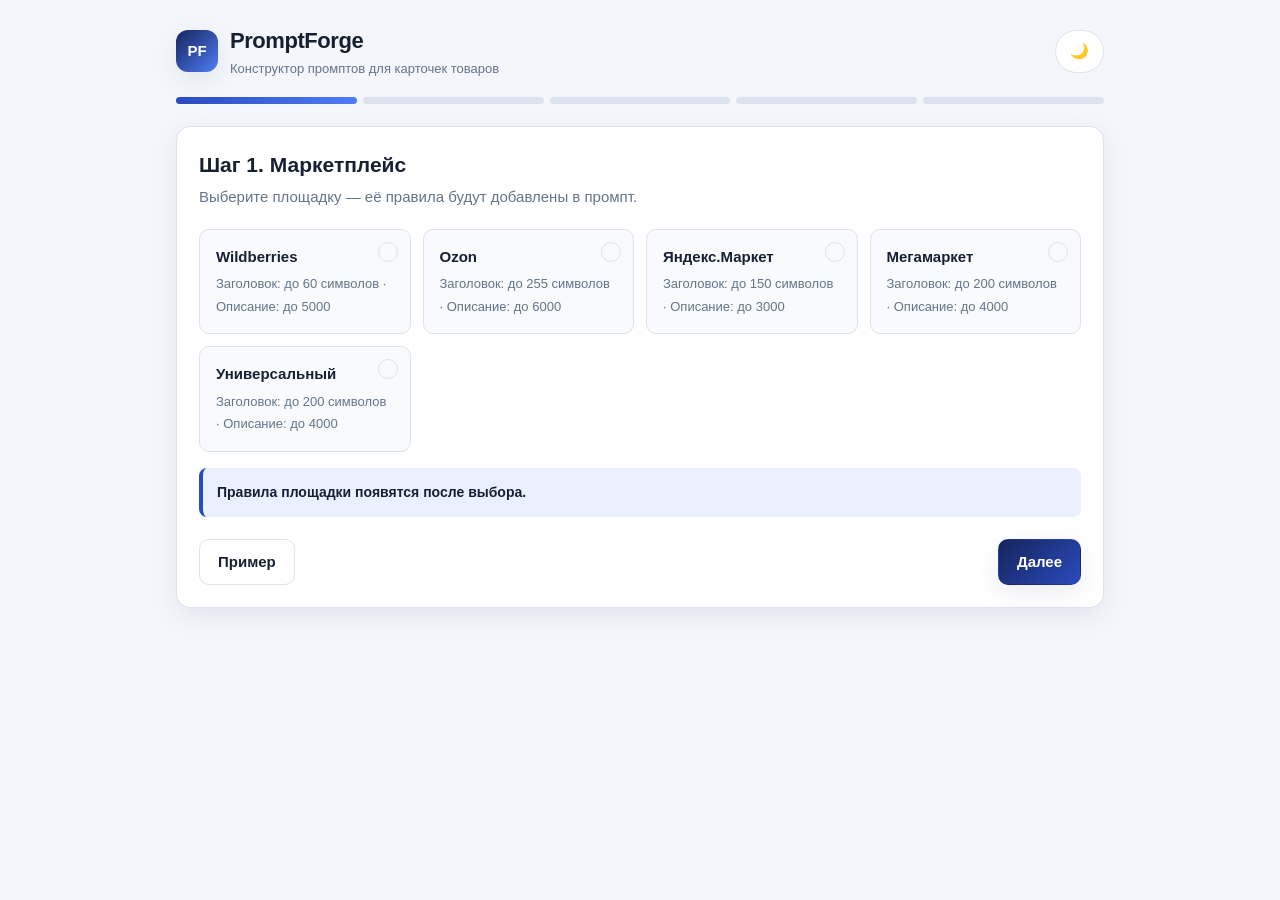
<file: tools/promptforge.html>
<!DOCTYPE html>
<html lang="ru">
<head>
<meta charset="UTF-8">
<meta name="viewport" content="width=device-width, initial-scale=1.0">
<title>PromptForge — конструктор промптов для карточек маркетплейсов</title>
<style>
/* ============ Дизайн-токены и базовые стили ============ */
:root {
  --bg: #f4f6fb;
  --surface: #ffffff;
  --surface-2: #f8fafc;
  --text: #172033;
  --muted: #64748b;
  --border: #dce3ee;
  --accent-1: #16255c;
  --accent-2: #2a4bbd;
  --accent-3: #4f7cf7;
  --accent-soft: #eaf0ff;
  --danger: #d64545;
  --danger-soft: #fff1f1;
  --success: #1d7a4f;
  --radius: 10px;
  --shadow: 0 8px 24px rgba(22, 37, 92, .08);
}
html[data-theme="dark"] {
  --bg: #0d1220;
  --surface: #151c2c;
  --surface-2: #1b2438;
  --text: #e8edf7;
  --muted: #9aa7bd;
  --border: #2b3550;
  --accent-soft: #1d2a49;
  --danger-soft: #3a2020;
  --shadow: 0 8px 24px rgba(0, 0, 0, .28);
}
* { box-sizing: border-box; }
html, body { margin: 0; padding: 0; }
body {
  min-width: 320px;
  background: var(--bg);
  color: var(--text);
  font-family: -apple-system, "Segoe UI", Roboto, Arial, sans-serif;
  font-size: 15px;
  line-height: 1.5;
  transition: background-color .2s ease, color .2s ease;
}
button, input, select, textarea { font: inherit; color: inherit; }
button { cursor: pointer; }
:focus-visible { outline: 3px solid var(--accent-3); outline-offset: 2px; }

/* ============ Каркас страницы ============ */
.app {
  max-width: 960px;
  margin: 0 auto;
  padding: 24px 16px 48px;
}
.topbar {
  display: flex;
  align-items: center;
  justify-content: space-between;
  gap: 12px;
  margin-bottom: 18px;
}
.brand {
  display: flex;
  align-items: center;
  gap: 12px;
}
.logo {
  width: 42px;
  height: 42px;
  border-radius: 12px;
  background: linear-gradient(135deg, var(--accent-1), var(--accent-3));
  color: #fff;
  display: grid;
  place-items: center;
  font-weight: 800;
  box-shadow: var(--shadow);
}
.brand h1 { margin: 0; font-size: 22px; letter-spacing: -.02em; }
.brand p { margin: 2px 0 0; color: var(--muted); font-size: 13px; }
.icon-btn {
  border: 1px solid var(--border);
  background: var(--surface);
  border-radius: 999px;
  padding: 9px 14px;
  transition: border-color .15s ease, transform .15s ease, background-color .15s ease;
}
.icon-btn:hover { border-color: var(--accent-3); transform: translateY(-1px); }

/* ============ Прогресс ============ */
.progress {
  display: grid;
  grid-template-columns: repeat(5, 1fr);
  gap: 6px;
  margin: 18px 0 22px;
}
.progress div {
  height: 7px;
  border-radius: 999px;
  background: var(--border);
  transition: background-color .2s ease;
}
.progress div.active { background: linear-gradient(90deg, var(--accent-2), var(--accent-3)); }

/* ============ Карточки и шаги ============ */
.card {
  background: var(--surface);
  border: 1px solid var(--border);
  border-radius: 14px;
  box-shadow: var(--shadow);
  padding: 22px;
}
.step-title { margin: 0 0 6px; font-size: 21px; }
.step-sub { margin: 0 0 20px; color: var(--muted); }
.step { display: none; }
.step.active { display: block; animation: fade .2s ease; }
@keyframes fade { from { opacity: 0; transform: translateY(4px); } to { opacity: 1; transform: none; } }

/* ============ Плитки выбора ============ */
.tiles {
  display: grid;
  grid-template-columns: repeat(auto-fit, minmax(210px, 1fr));
  gap: 12px;
}
.tile {
  position: relative;
  border: 1px solid var(--border);
  border-radius: var(--radius);
  background: var(--surface-2);
  padding: 16px;
  text-align: left;
  transition: border-color .15s ease, background-color .15s ease, transform .15s ease;
}
.tile:hover { border-color: var(--accent-3); transform: translateY(-1px); }
.tile.selected {
  border-color: var(--accent-2);
  background: var(--accent-soft);
  box-shadow: inset 0 0 0 1px var(--accent-2);
}
.tile strong { display: block; margin-bottom: 4px; }
.tile span { color: var(--muted); font-size: 13px; }
.tile .check {
  position: absolute;
  top: 12px;
  right: 12px;
  width: 20px;
  height: 20px;
  border-radius: 50%;
  border: 1px solid var(--border);
  display: grid;
  place-items: center;
  font-size: 12px;
  color: transparent;
}
.tile.selected .check { background: var(--accent-2); border-color: var(--accent-2); color: #fff; }

/* ============ Формы ============ */
.grid { display: grid; grid-template-columns: repeat(2, minmax(0, 1fr)); gap: 16px; }
.field { display: flex; flex-direction: column; gap: 7px; }
.field.full { grid-column: 1 / -1; }
label { font-weight: 600; font-size: 14px; }
.hint { color: var(--muted); font-size: 12px; }
input[type="text"], textarea, select {
  width: 100%;
  border: 1px solid var(--border);
  border-radius: var(--radius);
  background: var(--surface-2);
  padding: 11px 12px;
  transition: border-color .15s ease, box-shadow .15s ease;
}
textarea { min-height: 96px; resize: vertical; }
input:hover, textarea:hover, select:hover { border-color: #a9b8d4; }
input:focus, textarea:focus, select:focus {
  border-color: var(--accent-3);
  box-shadow: 0 0 0 3px rgba(79, 124, 247, .16);
  outline: none;
}
.invalid { border-color: var(--danger) !important; background: var(--danger-soft) !important; }
.error-text { color: var(--danger); font-size: 12px; min-height: 16px; }
.checkbox-row {
  display: flex;
  align-items: center;
  gap: 10px;
  padding: 12px;
  border: 1px solid var(--border);
  border-radius: var(--radius);
  background: var(--surface-2);
}
input[type="checkbox"] { width: 18px; height: 18px; accent-color: var(--accent-2); }
input[type="range"] { width: 100%; accent-color: var(--accent-2); }
.range-row { display: flex; align-items: center; gap: 14px; }
.range-value {
  min-width: 42px;
  text-align: center;
  border: 1px solid var(--border);
  border-radius: 8px;
  padding: 6px 8px;
  background: var(--surface-2);
  font-weight: 700;
}
.marketplace-note {
  margin-top: 16px;
  padding: 14px;
  border-left: 4px solid var(--accent-2);
  background: var(--accent-soft);
  border-radius: 8px;
  font-size: 14px;
}

/* ============ Кнопки управления ============ */
.actions {
  display: flex;
  flex-wrap: wrap;
  gap: 10px;
  justify-content: space-between;
  margin-top: 22px;
}
.actions .right, .actions .left { display: flex; flex-wrap: wrap; gap: 10px; }
.btn {
  border: 1px solid var(--border);
  background: var(--surface);
  padding: 11px 18px;
  border-radius: var(--radius);
  font-weight: 650;
  transition: transform .15s ease, border-color .15s ease, box-shadow .15s ease, background-color .15s ease;
}
.btn:hover { transform: translateY(-1px); border-color: var(--accent-3); }
.btn.primary {
  border-color: transparent;
  color: #fff;
  background: linear-gradient(135deg, var(--accent-1), var(--accent-2));
  box-shadow: var(--shadow);
}
.btn.primary:hover { background: linear-gradient(135deg, #101c48, #1f3fa6); }
.btn.ghost { background: transparent; }
.btn.danger { color: var(--danger); }
.btn.danger:hover { border-color: var(--danger); }

/* ============ Результат ============ */
.result-box textarea {
  min-height: 380px;
  font-family: ui-monospace, SFMono-Regular, Consolas, monospace;
  font-size: 13px;
  white-space: pre;
}
.result-meta {
  display: flex;
  justify-content: space-between;
  gap: 10px;
  color: var(--muted);
  font-size: 13px;
  margin: 10px 0 16px;
}
.summary {
  border: 1px dashed var(--border);
  border-radius: var(--radius);
  padding: 16px;
  background: var(--surface-2);
}
.summary h3 { margin: 0 0 10px; font-size: 16px; }
.summary ul { margin: 0; padding-left: 20px; }
.summary li { margin: 4px 0; }

/* ============ Toast ============ */
.toast {
  position: fixed;
  left: 50%;
  bottom: 24px;
  transform: translateX(-50%) translateY(20px);
  background: var(--accent-1);
  color: #fff;
  padding: 12px 18px;
  border-radius: 999px;
  box-shadow: var(--shadow);
  opacity: 0;
  pointer-events: none;
  transition: opacity .2s ease, transform .2s ease;
  z-index: 20;
  max-width: calc(100vw - 32px);
}
.toast.show { opacity: 1; transform: translateX(-50%) translateY(0); }

/* ============ Адаптивность ============ */
@media (max-width: 700px) {
  .grid { grid-template-columns: 1fr; }
  .card { padding: 16px; }
  .brand h1 { font-size: 19px; }
  .actions { flex-direction: column; }
  .actions .left, .actions .right { width: 100%; }
  .actions .btn { width: 100%; }
}
</style>
</head>
<body>
<div class="app">
  <!-- Шапка и переключатель темы -->
  <header class="topbar">
    <div class="brand">
      <div class="logo">PF</div>
      <div>
        <h1>PromptForge</h1>
        <p>Конструктор промптов для карточек товаров</p>
      </div>
    </div>
    <div style="display:flex; gap:8px;">
      <button id="themeToggle" class="icon-btn" title="Переключить светлую или тёмную тему">🌙</button>
    </div>
  </header>

  <!-- Прогресс-бар -->
  <div class="progress" aria-label="Прогресс мастера">
    <div class="active"></div><div></div><div></div><div></div><div></div>
  </div>

  <main class="card">
    <!-- ШАГ 1: Маркетплейс -->
    <section class="step active" data-step="1">
      <h2 class="step-title">Шаг 1. Маркетплейс</h2>
      <p class="step-sub">Выберите площадку — её правила будут добавлены в промпт.</p>
      <div class="tiles" id="marketplaceTiles"></div>
      <div class="marketplace-note" id="marketplaceNote"></div>
      <div class="actions">
        <div class="left"><button class="btn ghost" id="exampleBtn" title="Заполнить демо-данными кроссовок RunFast">Пример</button></div>
        <div class="right"><button class="btn primary" data-next>Далее</button></div>
      </div>
    </section>

    <!-- ШАГ 2: Задача -->
    <section class="step" data-step="2">
      <h2 class="step-title">Шаг 2. Тип задачи</h2>
      <p class="step-sub">Что именно должен сделать ИИ с карточкой товара?</p>
      <div class="tiles" id="taskTiles"></div>
      <div class="actions">
        <div class="left"><button class="btn" data-prev>Назад</button></div>
        <div class="right"><button class="btn primary" data-next>Далее</button></div>
      </div>
    </section>

    <!-- ШАГ 3: Товар -->
    <section class="step" data-step="3">
      <h2 class="step-title">Шаг 3. Данные о товаре</h2>
      <p class="step-sub">Чем точнее данные, тем полезнее будет сгенерированный промпт.</p>
      <div class="grid">
        <div class="field">
          <label for="category">Категория товара *</label>
          <input type="text" id="category" placeholder="Например: Кроссовки для бега">
          <div class="error-text" data-error-for="category"></div>
        </div>
        <div class="field">
          <label for="title">Название товара *</label>
          <input type="text" id="title" placeholder="Например: RunFast Air 2">
          <div class="error-text" data-error-for="title"></div>
        </div>
        <div class="field">
          <label for="brand" title="Бренд или торговая марка">Бренд</label>
          <input type="text" id="brand" placeholder="RunFast">
        </div>
        <div class="field">
          <label for="audience" title="Кому предназначен товар">Целевая аудитория</label>
          <input type="text" id="audience" placeholder="Бегуны-любители, 25–45 лет">
        </div>
        <div class="field full">
          <label for="keywords" title="Поисковые запросы через запятую">Ключевые слова / поисковые запросы</label>
          <textarea id="keywords" placeholder="кроссовки для бега, мужские кроссовки, кроссовки с амортизацией"></textarea>
        </div>
        <div class="field full">
          <label for="features" title="Материалы, размеры, технологии, комплектация">Характеристики</label>
          <textarea id="features" placeholder="Верх: сетка; Подошва: EVA; Вес: 280 г; Размеры: 39–46"></textarea>
        </div>
        <div class="field full">
          <label for="usp" title="Чем товар лучше аналогов">Преимущества / УТП</label>
          <textarea id="usp" placeholder="Амортизация, дышащий верх, усиленная пятка"></textarea>
        </div>
        <div class="field">
          <label for="competitors" title="Необязательно. Используйте осторожно: некоторые площадки запрещают упоминание конкурентов">Конкуренты</label>
          <input type="text" id="competitors" placeholder="Nike, Adidas">
        </div>
        <div class="field">
          <label for="tone">Tone of voice</label>
          <select id="tone"></select>
        </div>
        <div class="field full">
          <label for="language">Язык вывода</label>
          <select id="language"></select>
        </div>
      </div>
      <div class="actions">
        <div class="left"><button class="btn" data-prev>Назад</button></div>
        <div class="right"><button class="btn primary" data-next>Далее</button></div>
      </div>
    </section>

    <!-- ШАГ 4: Настройки -->
    <section class="step" data-step="4">
      <h2 class="step-title">Шаг 4. Тонкие настройки</h2>
      <p class="step-sub">Задайте объём, стиль и формат результата.</p>
      <div class="grid">
        <div class="field">
          <label for="descLength">Длина описания</label>
          <select id="descLength"></select>
        </div>
        <div class="field">
          <label for="style">Стиль</label>
          <select id="style"></select>
        </div>
        <div class="field full">
          <label for="outputFormat">Формат вывода</label>
          <select id="outputFormat"></select>
        </div>
        <div class="field full">
          <div class="checkbox-row">
            <input type="checkbox" id="useEmoji">
            <label for="useEmoji" style="margin:0;">Использовать эмодзи</label>
          </div>
        </div>
        <div class="field full">
          <label for="creativity">Уровень креативности</label>
          <div class="range-row">
            <input type="range" id="creativity" min="0" max="10" step="1" value="5">
            <output class="range-value" id="creativityValue" for="creativity">5</output>
          </div>
        </div>
        <div class="field full">
          <label for="forbidden" title="Слова, формулировки и приёмы, которых следует избегать">Запрещённые слова / чего избегать</label>
          <textarea id="forbidden" placeholder="лучший, №1, гарантия результата, CAPS LOCK"></textarea>
        </div>
      </div>
      <div class="actions">
        <div class="left"><button class="btn" data-prev>Назад</button></div>
        <div class="right"><button class="btn primary" data-next>Сгенерировать промпт</button></div>
      </div>
    </section>

    <!-- ШАГ 5: Результат -->
    <section class="step" data-step="5">
      <h2 class="step-title">Шаг 5. Готовый промпт</h2>
      <p class="step-sub">Скопируйте текст и вставьте его в любой ИИ-ассистент.</p>
      <div class="result-box">
        <textarea id="promptOutput" readonly aria-label="Готовый промпт"></textarea>
        <div class="result-meta">
          <span id="charCount">0 символов</span>
          <span>Промпт сформирован локально</span>
        </div>
      </div>
      <div class="actions" style="justify-content:flex-start;">
        <button class="btn primary" id="copyBtn">Скопировать</button>
        <button class="btn" id="downloadBtn">Скачать .txt</button>
        <button class="btn" data-prev>Вернуться к настройкам</button>
        <button class="btn danger" id="resetAllBtn">Сбросить всё</button>
      </div>
      <div class="summary" style="margin-top:20px;">
        <h3>Что попросит промпт</h3>
        <div id="summary"></div>
      </div>
    </section>
  </main>
</div>

<div class="toast" id="toast" role="status" aria-live="polite"></div>

<script>
"use strict";

/* =========================================================
   СПРАВОЧНИКИ
========================================================= */
const MARKETPLACES = {
  wb: {
    name: "Wildberries",
    titleLimit: 60,
    descLimit: 5000,
    rules: "Без эмодзи, без CAPS LOCK, без упоминания конкурентов, без ссылок и контактов, обязательна структура: наименование + описание + характеристики."
  },
  ozon: {
    name: "Ozon",
    titleLimit: 255,
    descLimit: 6000,
    rules: "Заголовок по схеме: Тип + Бренд + Модель + Характеристика. Без воды, без субъективных оценок, без эмодзи."
  },
  yamarket: {
    name: "Яндекс.Маркет",
    titleLimit: 150,
    descLimit: 3000,
    rules: "Официально-деловой стиль, факты, характеристики, без рекламных преувеличений."
  },
  megamarket: {
    name: "Мегамаркет",
    titleLimit: 200,
    descLimit: 4000,
    rules: "Акцент на выгоде и бонусах, чёткая структура, без запрещённых слов."
  },
  universal: {
    name: "Универсальный",
    titleLimit: 200,
    descLimit: 4000,
    rules: "Универсальные правила: ясность, структура, польза, отсутствие воды."
  }
};

const TASKS = {
  create: {
    label: "Создать карточку с нуля",
    instruction: "Создай карточку товара с нуля: предложи продающий заголовок, структурированное описание и список ключевых характеристик. Опирайся только на переданные данные, не выдумывай отсутствующие факты."
  },
  rewrite: {
    label: "Переписать (рерайт) существующую",
    instruction: "Перепиши существующую карточку товара: сохрани все достоверные факты и характеристики, устрани повторы и канцелярит, сделай текст более ясным, структурированным и продающим."
  },
  seo: {
    label: "SEO-оптимизация под ключевые слова",
    instruction: "Выполни SEO-оптимизацию карточки товара под переданные поисковые запросы. Естественно распредели ключевые слова по заголовку, описанию и характеристикам без keyword stuffing."
  },
  shorten: {
    label: "Сократить описание",
    instruction: "Сократи описание карточки товара, сохранив наиболее важные характеристики, выгоды и поисковые запросы. Удали воду, повторы и второстепенные формулировки."
  },
  expand: {
    label: "Расширить описание",
    instruction: "Расширь описание карточки товара: добавь понятные сценарии использования, выгоды для покупателя и структурированные блоки. Не добавляй характеристики или обещания, которых нет во входных данных."
  },
  fix: {
    label: "Исправить ошибки и стиль",
    instruction: "Исправь орфографию, пунктуацию, грамматику и стилистические ошибки в карточке товара. Приведи текст к единообразному деловому стилю, сохранив исходный смысл."
  },
  usp: {
    label: "Сгенерировать УТП и офферы",
    instruction: "Сгенерируй 5–7 сильных УТП и офферов для карточки товара. Каждое УТП должно быть конкретным, основанным на характеристиках и преимуществах, без необоснованных обещаний."
  },
  ab: {
    label: "Сделать A/B-варианты заголовка",
    instruction: "Сделай 5 A/B-вариантов заголовка карточки товара. Для каждого варианта кратко укажи гипотезу: на какой запрос, выгоду или сегмент аудитории он опирается."
  },
  adapt: {
    label: "Адаптировать карточку под другую площадку",
    instruction: "Адаптируй карточку товара под правила выбранного маркетплейса: перестрой заголовок и описание, соблюдай ограничения по символам, стилю и запрещённым элементам."
  }
};

const TONES = ["Дружелюбный", "Экспертный", "Премиум", "Молодёжный", "Нейтральный"];
const LANGUAGES = ["Русский", "English", "Deutsch", "Español", "中文"];
const DESC_LENGTHS = {
  short: "500–900 символов",
  medium: "1200–2000 символов",
  long: "2500–4000 символов"
};
const STYLES = ["Продающий", "Информативный", "Технический"];
const OUTPUT_FORMATS = {
  json: "строго валидный JSON с полями title, description, bullets",
  markdown: "Markdown с заголовками ## и списками",
  table: "таблица Markdown: Поле | Значение",
  plain: "обычный текст без разметки"
};

const STEP_NAMES = ["Маркетплейс", "Задача", "Товар", "Настройки", "Результат"];
const STORAGE_KEY = "promptforge_state";

/* =========================================================
   DOM-ссылки
========================================================= */
const $ = (selector) => document.querySelector(selector);
const steps = [...document.querySelectorAll(".step")];
const progressSegments = [...document.querySelectorAll(".progress div")];
const toast = $("#toast");
let currentStep = 1;

/* =========================================================
   Утилиты
========================================================= */
function showToast(message) {
  toast.textContent = message;
  toast.classList.add("show");
  clearTimeout(showToast.timer);
  showToast.timer = setTimeout(() => toast.classList.remove("show"), 2200);
}

function escapeHtml(value) {
  return String(value)
    .replaceAll("&", "&amp;")
    .replaceAll("<", "&lt;")
    .replaceAll(">", "&gt;")
    .replaceAll('"', "&quot;")
    .replaceAll("'", "&#039;");
}

function fillSelect(select, values, selectedValue) {
  select.innerHTML = values.map((value) => {
    const selected = value === selectedValue ? " selected" : "";
    return `<option value="${escapeHtml(value)}"${selected}>${escapeHtml(value)}</option>`;
  }).join("");
}

/* =========================================================
   Состояние, сохранение и восстановление
========================================================= */
const fieldIds = [
  "category", "title", "brand", "keywords", "features", "audience", "usp",
  "competitors", "tone", "language", "descLength", "style", "outputFormat",
  "useEmoji", "creativity", "forbidden"
];

function getState() {
  const state = {
    marketplace: document.querySelector("#marketplaceTiles .tile.selected")?.dataset.value || "",
    task: document.querySelector("#taskTiles .tile.selected")?.dataset.value || "",
    theme: document.documentElement.dataset.theme || "light"
  };
  fieldIds.forEach((id) => {
    const el = document.getElementById(id);
    state[id] = el.type === "checkbox" ? el.checked : el.value;
  });
  return state;
}

function saveState() {
  try {
    localStorage.setItem(STORAGE_KEY, JSON.stringify(getState()));
  } catch (error) {
    // localStorage может быть недоступен в приватном режиме — работа продолжается без сохранения.
  }
}

function restoreState() {
  let state;
  try {
    state = JSON.parse(localStorage.getItem(STORAGE_KEY) || "null");
  } catch (error) {
    state = null;
  }
  if (!state) return;

  if (state.marketplace) selectTile("#marketplaceTiles", state.marketplace);
  if (state.task) selectTile("#taskTiles", state.task);
  fieldIds.forEach((id) => {
    const el = document.getElementById(id);
    if (!(id in state)) return;
    if (el.type === "checkbox") el.checked = Boolean(state[id]);
    else el.value = state[id];
  });
  if (state.theme === "dark") setTheme("dark");
  $("#creativityValue").textContent = $("#creativity").value;
  updateMarketplaceNote();
}

function clearState() {
  try {
    localStorage.removeItem(STORAGE_KEY);
  } catch (error) {
    // Игнорируем недоступность localStorage.
  }
}

/* =========================================================
   Отрисовка плиток и селектов
========================================================= */
function renderMarketplaces() {
  const container = $("#marketplaceTiles");
  container.innerHTML = Object.entries(MARKETPLACES).map(([key, item]) => `
    <button type="button" class="tile" data-value="${key}" title="${escapeHtml(item.rules)}">
      <span class="check">✓</span>
      <strong>${escapeHtml(item.name)}</strong>
      <span>Заголовок: до ${item.titleLimit} символов · Описание: до ${item.descLimit}</span>
    </button>
  `).join("");
}

function renderTasks() {
  const container = $("#taskTiles");
  container.innerHTML = Object.entries(TASKS).map(([key, item]) => `
    <button type="button" class="tile" data-value="${key}" title="${escapeHtml(item.instruction)}">
      <span class="check">✓</span>
      <strong>${escapeHtml(item.label)}</strong>
      <span>Готовая инструкция для ИИ</span>
    </button>
  `).join("");
}

function renderSelects() {
  fillSelect($("#tone"), TONES, "Экспертный");
  fillSelect($("#language"), LANGUAGES, "Русский");
  fillSelect($("#descLength"), Object.values(DESC_LENGTHS), DESC_LENGTHS.medium);
  fillSelect($("#style"), STYLES, "Продающий");
  fillSelect($("#outputFormat"), Object.values(OUTPUT_FORMATS), OUTPUT_FORMATS.markdown);
}

function selectTile(containerSelector, value) {
  document.querySelectorAll(`${containerSelector} .tile`).forEach((tile) => {
    tile.classList.toggle("selected", tile.dataset.value === value);
  });
  updateMarketplaceNote();
  saveState();
}

function updateMarketplaceNote() {
  const key = document.querySelector("#marketplaceTiles .tile.selected")?.dataset.value;
  const note = $("#marketplaceNote");
  if (!key || !MARKETPLACES[key]) {
    note.innerHTML = "<strong>Правила площадки появятся после выбора.</strong>";
    return;
  }
  const market = MARKETPLACES[key];
  note.innerHTML = `<strong>${escapeHtml(market.name)}:</strong> ${escapeHtml(market.rules)}
    <br><small>Лимиты: заголовок — ${market.titleLimit} символов, описание — до ${market.descLimit} символов.</small>`;
}

/* =========================================================
   Навигация и валидация
========================================================= */
function setStep(step) {
  currentStep = Math.min(Math.max(step, 1), 5);
  steps.forEach((section) => section.classList.toggle("active", Number(section.dataset.step) === currentStep));
  progressSegments.forEach((segment, index) => segment.classList.toggle("active", index < currentStep));
  if (currentStep === 5) {
    generatePrompt();
    updatePreview();
    renderSummary();
  }
  window.scrollTo({ top: 0, behavior: "smooth" });
}

function setFieldError(id, hasError, message = "Заполните обязательное поле") {
  const field = document.getElementById(id);
  const error = document.querySelector(`[data-error-for="${id}"]`);
  field.classList.toggle("invalid", hasError);
  if (error) error.textContent = hasError ? message : "";
}

function validateStep(step) {
  let valid = true;

  if (step === 1) {
    const selected = document.querySelector("#marketplaceTiles .tile.selected");
    if (!selected) {
      valid = false;
      showToast("Выберите маркетплейс");
    }
  }

  if (step === 2) {
    const selected = document.querySelector("#taskTiles .tile.selected");
    if (!selected) {
      valid = false;
      showToast("Выберите тип задачи");
    }
  }

  if (step === 3) {
    ["category", "title"].forEach((id) => {
      const empty = !document.getElementById(id).value.trim();
      setFieldError(id, empty);
      if (empty) valid = false;
    });
    if (!valid) showToast("Заполните категорию и название товара");
  }

  return valid;
}

/* =========================================================
   Генерация промпта
========================================================= */
function buildRole(state) {
  const marketName = MARKETPLACES[state.marketplace]?.name || "маркетплейсу";
  return `[РОЛЬ]\nТы — профессиональный копирайтер и SEO-специалист по маркетплейсу ${marketName}.`;
}

function buildContext(state) {
  const market = MARKETPLACES[state.marketplace] || MARKETPLACES.universal;
  return [
    "[КОНТЕКСТ]",
    `Маркетплейс: ${market.name}`,
    `Правила площадки: ${market.rules}`,
    `Категория: ${state.category || "не указана"}`,
    `Целевая аудитория: ${state.audience || "не указана"}`,
    `Tone of voice: ${state.tone}`,
    `Язык вывода: ${state.language}`
  ].join("\n");
}

function buildTask(state) {
  const task = TASKS[state.task] || TASKS.create;
  return `[ЗАДАЧА]\n${task.instruction}`;
}

function buildInput(state) {
  return [
    "[ВХОДНЫЕ ДАННЫЕ]",
    `Название: ${state.title || "не указано"}`,
    `Бренд: ${state.brand || "не указан"}`,
    `Ключевые слова: ${state.keywords || "не указаны"}`,
    `Характеристики: ${state.features || "не указаны"}`,
    `Преимущества: ${state.usp || "не указаны"}`,
    `Конкуренты: ${state.competitors || "не указаны"}`
  ].join("\n");
}

function buildRequirements(state) {
  const market = MARKETPLACES[state.marketplace] || MARKETPLACES.universal;
  return [
    "[ТРЕБОВАНИЯ К РЕЗУЛЬТАТУ]",
    `- Заголовок: не более ${market.titleLimit} символов`,
    `- Описание: ${state.descLength}`,
    `- Обязательно использовать ключевые слова: ${state.keywords || "не указаны"}`,
    `- Стиль: ${state.style}`,
    `- Эмодзи: ${state.useEmoji ? "разрешены" : "запрещены"}`,
    `- Уровень креативности: ${state.creativity}/10`,
    `- Избегать: ${state.forbidden || "воды, общих фраз и необоснованных обещаний"}`,
    `- Формат вывода: ${state.outputFormat}`
  ].join("\n");
}

function buildQuality(state) {
  const marketName = MARKETPLACES[state.marketplace]?.name || "выбранному маркетплейсу";
  return [
    "[КРИТЕРИИ КАЧЕСТВА]",
    `- Полное соответствие правилам ${marketName}`,
    "- Отсутствие воды и общих фраз",
    "- Логичная структура и читабельность",
    "- Готовность к публикации без правок"
  ].join("\n");
}

function buildOutput(state) {
  return `[ВЫВОД]\nВерни результат строго в формате: ${state.outputFormat}. Без пояснений.`;
}

function generatePrompt() {
  const state = getState();
  return [
    buildRole(state),
    buildContext(state),
    buildTask(state),
    buildInput(state),
    buildRequirements(state),
    buildQuality(state),
    buildOutput(state)
  ].join("\n\n");
}

function updatePreview() {
  const prompt = generatePrompt();
  $("#promptOutput").value = prompt;
  $("#charCount").textContent = `${prompt.length.toLocaleString("ru-RU")} символов`;
}

function renderSummary() {
  const state = getState();
  const market = MARKETPLACES[state.marketplace] || MARKETPLACES.universal;
  const task = TASKS[state.task] || TASKS.create;
  const items = [
    `<li><strong>Площадка:</strong> ${escapeHtml(market.name)}</li>`,
    `<li><strong>Задача:</strong> ${escapeHtml(task.label)}</li>`,
    `<li><strong>Товар:</strong> ${escapeHtml(state.title || "не указан")}</li>`,
    `<li><strong>Категория:</strong> ${escapeHtml(state.category || "не указана")}</li>`,
    `<li><strong>Заголовок:</strong> до ${market.titleLimit} символов</li>`,
    `<li><strong>Описание:</strong> ${escapeHtml(state.descLength)}</li>`,
    `<li><strong>Стиль:</strong> ${escapeHtml(state.style)}, ${escapeHtml(state.tone.toLowerCase())} тон</li>`,
    `<li><strong>Эмодзи:</strong> ${state.useEmoji ? "разрешены" : "запрещены"}</li>`,
    `<li><strong>Формат:</strong> ${escapeHtml(state.outputFormat)}</li>`
  ];
  $("#summary").innerHTML = `<ul>${items.join("")}</ul>`;
}

/* =========================================================
   Действия: копирование, скачивание, сброс, пример
========================================================= */
async function copyPrompt() {
  const text = $("#promptOutput").value;
  try {
    await navigator.clipboard.writeText(text);
    showToast("Промпт скопирован");
  } catch (error) {
    // Фоллбэк для браузеров и контекстов без Clipboard API.
    const output = $("#promptOutput");
    output.removeAttribute("readonly");
    output.select();
    const copied = document.execCommand("copy");
    output.setAttribute("readonly", "");
    window.getSelection()?.removeAllRanges();
    showToast(copied ? "Промпт скопирован" : "Не удалось скопировать — выделите текст вручную");
  }
}

function downloadPrompt() {
  const blob = new Blob([$("#promptOutput").value], { type: "text/plain;charset=utf-8" });
  const url = URL.createObjectURL(blob);
  const link = document.createElement("a");
  link.href = url;
  link.download = "promptforge-prompt.txt";
  document.body.appendChild(link);
  link.click();
  link.remove();
  URL.revokeObjectURL(url);
  showToast("Файл .txt скачан");
}

function resetAll() {
  if (!confirm("Сбросить все данные, очистить форму и удалить сохранённое состояние?")) return;
  clearState();
  document.querySelectorAll("input[type='text'], textarea").forEach((el) => { el.value = ""; });
  document.querySelectorAll(".invalid").forEach((el) => el.classList.remove("invalid"));
  document.querySelectorAll(".error-text").forEach((el) => { el.textContent = ""; });
  document.querySelectorAll("#marketplaceTiles .tile, #taskTiles .tile").forEach((el) => el.classList.remove("selected"));
  $("#useEmoji").checked = false;
  $("#creativity").value = 5;
  $("#creativityValue").textContent = "5";
  fillSelect($("#tone"), TONES, "Экспертный");
  fillSelect($("#language"), LANGUAGES, "Русский");
  fillSelect($("#descLength"), Object.values(DESC_LENGTHS), DESC_LENGTHS.medium);
  fillSelect($("#style"), STYLES, "Продающий");
  fillSelect($("#outputFormat"), Object.values(OUTPUT_FORMATS), OUTPUT_FORMATS.markdown);
  $("#promptOutput").value = "";
  $("#charCount").textContent = "0 символов";
  updateMarketplaceNote();
  setStep(1);
  showToast("Все данные сброшены");
}

function fillExample() {
  selectTile("#marketplaceTiles", "wb");
  selectTile("#taskTiles", "create");
  $("#category").value = "Кроссовки для бега";
  $("#title").value = "Кроссовки RunFast Air 2 для бега";
  $("#brand").value = "RunFast";
  $("#keywords").value = "кроссовки для бега, мужские кроссовки, кроссовки с амортизацией, беговые кроссовки, лёгкие кроссовки";
  $("#features").value = "Верх: дышащая сетка; Промежуточная подошва: EVA; Стелька: съёмная, анатомическая; Вес: 280 г; Размеры: 39–46; Цвет: чёрный/синий";
  $("#audience").value = "Мужчины 25–45 лет, бегуны-любители и посетители фитнес-зала";
  $("#usp").value = "Амортизация при беге по асфальту; лёгкий дышащий верх; усиленная фиксация пятки; универсальны для тренировок и прогулок";
  $("#competitors").value = "";
  $("#tone").value = "Дружелюбный";
  $("#language").value = "Русский";
  $("#descLength").value = DESC_LENGTHS.medium;
  $("#useEmoji").checked = false;
  $("#style").value = "Продающий";
  $("#outputFormat").value = OUTPUT_FORMATS.markdown;
  $("#creativity").value = 6;
  $("#creativityValue").textContent = "6";
  $("#forbidden").value = "лучший, №1, гарантия результата, CAPS LOCK, упоминание конкурентов";
  ["category", "title"].forEach((id) => setFieldError(id, false));
  saveState();
  showToast("Демо-данные кроссовок RunFast загружены");
}

/* =========================================================
   Тема
========================================================= */
function setTheme(theme) {
  document.documentElement.dataset.theme = theme;
  $("#themeToggle").textContent = theme === "dark" ? "☀️" : "🌙";
  saveState();
}

/* =========================================================
   Обработчики событий
========================================================= */
document.addEventListener("click", (event) => {
  const marketTile = event.target.closest("#marketplaceTiles .tile");
  if (marketTile) {
    selectTile("#marketplaceTiles", marketTile.dataset.value);
    return;
  }

  const taskTile = event.target.closest("#taskTiles .tile");
  if (taskTile) {
    selectTile("#taskTiles", taskTile.dataset.value);
    return;
  }

  if (event.target.closest("[data-next]")) {
    if (validateStep(currentStep)) setStep(currentStep + 1);
    return;
  }

  if (event.target.closest("[data-prev]")) {
    setStep(currentStep - 1);
  }
});

document.addEventListener("input", (event) => {
  const target = event.target;
  if (target.id === "creativity") $("#creativityValue").textContent = target.value;
  if (["category", "title"].includes(target.id) && target.value.trim()) setFieldError(target.id, false);
  saveState();
});

document.addEventListener("change", saveState);

$("#themeToggle").addEventListener("click", () => {
  setTheme(document.documentElement.dataset.theme === "dark" ? "light" : "dark");
});
$("#exampleBtn").addEventListener("click", fillExample);
$("#copyBtn").addEventListener("click", copyPrompt);
$("#downloadBtn").addEventListener("click", downloadPrompt);
$("#resetAllBtn").addEventListener("click", resetAll);

/* =========================================================
   Инициализация
========================================================= */
renderMarketplaces();
renderTasks();
renderSelects();
restoreState();
updateMarketplaceNote();
setStep(1);
</script>
</body>
</html>
</file>
<file: css/style.css>
/* =========================================================
   ПЕРЕМЕННЫЕ (Цвета и размеры)
========================================================= */
:root {
  --bg: #f8f9fa;           /* Светло-серый фон */
  --surface: #ffffff;      /* Белый фон карточек и меню */
  --text-main: #1e1e1e;    /* Основной темный текст */
  --text-muted: #757575;   /* Серый текст (описания) */
  --border: #e0e0e0;       /* Цвет границ */
  --accent: #e53935;       /* Красный цвет (кнопки) */
  --accent-hover: #c62828; /* Красный при наведении */
  --radius: 8px;           /* Закругление углов */
  --sidebar-width: 80px;   /* Ширина левого меню */
}

/* =========================================================
   БАЗОВЫЕ СТИЛИ
========================================================= */
* { box-sizing: border-box; margin: 0; padding: 0; }

body {
  font-family: 'Segoe UI', Roboto, Helvetica, Arial, sans-serif;
  background: var(--bg);
  color: var(--text-main);
  min-height: 100vh;
}

a { color: inherit; text-decoration: none; }
.muted { color: var(--text-muted); }
.hidden { display: none !important; }
.center { text-align: center; }

/* =========================================================
   ГЛАВНАЯ СТРАНИЦА (index.html)
========================================================= */
body.page-home {
  display: flex; /* Включаем боковое меню */
}

/* --- Боковое меню --- */
.sidebar {
  width: var(--sidebar-width);
  background: var(--surface);
  border-right: 1px solid var(--border);
  position: fixed;
  top: 0;
  bottom: 0;
  left: 0;
  display: flex;
  flex-direction: column;
  justify-content: space-between;
  align-items: center;
  padding: 20px 0;
  z-index: 100;
}

.sidebar-top { display: flex; flex-direction: column; align-items: center; gap: 40px; width: 100%; }

.menu-btn {
  background: none; border: none; cursor: pointer;
  display: flex; flex-direction: column; align-items: center; gap: 4px;
  font-size: 10px; font-weight: 700; color: var(--text-main); letter-spacing: 1px;
}
.menu-btn span { font-size: 10px; }

.lang-switch { display: flex; flex-direction: column; gap: 15px; align-items: center; font-weight: 700; font-size: 14px; }
.lang-switch a { color: var(--text-muted); transition: color 0.2s; }
.lang-switch a:hover, .lang-switch a.active { color: var(--text-main); }

.sidebar-bottom { display: flex; flex-direction: column; gap: 15px; }
.sidebar-bottom a { color: var(--text-main); font-weight: bold; font-size: 16px; }

/* --- Контент главной --- */
.main-content {
  margin-left: var(--sidebar-width);
  flex: 1;
  padding: 60px 40px;
  max-width: 1600px;
}

.page-header { text-align: center; margin-bottom: 50px; }
.page-header h1 { font-size: 36px; font-weight: 800; margin-bottom: 12px; letter-spacing: -0.5px; }
.page-header p { color: var(--text-muted); font-size: 16px; }

/* --- Сетка карточек --- */
.tools-grid {
  display: grid;
  grid-template-columns: repeat(3, 1fr); /* Строго 3 колонки */
  gap: 24px;
  margin-bottom: 40px;
}

/* --- Карточка инструмента --- */
.tool-card {
  background: var(--surface);
  border-radius: var(--radius);
  padding: 32px;
  display: flex;
  flex-direction: column;
  box-shadow: 0 2px 10px rgba(0,0,0,0.03);
  transition: box-shadow 0.2s, transform 0.2s;
}
.tool-card:hover {
  box-shadow: 0 8px 24px rgba(0,0,0,0.08);
  transform: translateY(-2px);
}

.tool-card .tool-icon { font-size: 32px; margin-bottom: 20px; }
.tool-card h3 { font-size: 18px; font-weight: 700; margin-bottom: 12px; line-height: 1.3; }
.tool-card p { color: var(--text-muted); font-size: 14px; line-height: 1.5; margin-bottom: 24px; flex-grow: 1; }
.tags { display: none; } /* Скрываем теги в стиле РЭЦ */

/* --- Кнопки на главной --- */
.btn {
  display: inline-block;
  font-weight: 600;
  font-size: 14px;
  cursor: pointer;
  transition: 0.2s;
}

.btn.primary {
  color: var(--accent);
  background: transparent;
  padding: 0;
  border: none;
}
.btn.primary::after { content: ' →'; transition: margin-left 0.2s; }
.btn.primary:hover { color: var(--accent-hover); }
.btn.primary:hover::after { margin-left: 6px; }

.load-more-container { text-align: center; margin-top: 20px; }
.btn-load-more {
  background: var(--accent);
  color: white;
  border: none;
  border-radius: 30px;
  padding: 14px 40px;
  font-size: 15px;
  font-weight: 600;
  cursor: pointer;
  transition: background 0.2s;
  display: inline-flex;
  align-items: center;
  gap: 8px;
}
.btn-load-more:hover { background: var(--accent-hover); }

/* =========================================================
   СТРАНИЦА ИНСТРУМЕНТА (tool.html)
========================================================= */
body.tool-page {
  display: block; /* Отключаем флекс от главной */
}

/* --- Шапка страницы инструмента --- */
.site-header {
  background: var(--surface);
  border-bottom: 1px solid var(--border);
  padding: 15px 40px;
}

.header-row {
  max-width: 1200px;
  margin: 0 auto;
  display: flex;
  align-items: center;
  gap: 20px;
}

.back-link {
  color: var(--accent);
  font-weight: 600;
  font-size: 14px;
}
.back-link:hover { text-decoration: underline; }

#toolTitle { font-size: 20px; margin: 0; }

/* --- Сцены (вкладки) --- */
.stage {
  padding: 40px 20px;
  display: flex;
  justify-content: center;
}

.wrap { width: 100%; max-width: 100%; padding: 0 20px; margin: 0 auto; }

/* А вот для формы отзыва оставляем узкую колонку, чтобы текст не растягивался */
.wrap.narrow { max-width: 650px; }

/* --- Рамка инструмента (iframe) --- */
.iframe-shell {
  width: 100%;
  height: 95vh;
  min-height: 500px;
  background: white;
  border-radius: var(--radius);
  box-shadow: 0 4px 20px rgba(0,0,0,0.05);
  overflow: hidden;
  margin-bottom: 20px;
}
.iframe-shell iframe { width: 100%; height: 100%; border: none; }

.actions {
  display: flex;
  gap: 15px;
  justify-content: center;
  margin-top: 20px;
}

/* --- Карточка отзыва --- */
.review-card {
  background: white;
  padding: 40px;
  border-radius: var(--radius);
  box-shadow: 0 4px 20px rgba(0,0,0,0.05);
}
.review-card h2 { font-size: 24px; margin-bottom: 10px; }
.review-card .muted { margin-bottom: 30px; }

/* --- Кнопки на странице инструмента --- */
.tool-page .btn {
  background: var(--surface);
  color: var(--text-main);
  border: 1px solid var(--border);
  padding: 12px 24px;
  border-radius: 6px;
}
.tool-page .btn:hover { background: #f1f1f1; }
.tool-page .btn.primary {
  background: var(--accent);
  color: white;
  border-color: var(--accent);
}
.tool-page .btn.primary:hover { background: var(--accent-hover); }

/* --- Страница благодарности --- */
.thanks-card {
  background: var(--surface); border: 1px solid var(--border);
  border-radius: var(--radius); padding: 40px 28px;
  box-shadow: 0 4px 20px rgba(0,0,0,0.05); text-align: center;
}
.thanks-emoji { font-size: 54px; margin-bottom: 15px; }
.thanks-card h2 { margin: 0 0 10px; }
.thanks-card .btn { margin-top: 20px; }

/* =========================================================
   АДАПТИВ (Для телефонов и планшетов)
========================================================= */
@media (max-width: 1200px) {
  .tools-grid { grid-template-columns: repeat(2, 1fr); }
}

@media (max-width: 768px) {
  .sidebar { width: 60px; }
  :root { --sidebar-width: 60px; }
  .main-content { padding: 40px 20px; }
  .tools-grid { grid-template-columns: 1fr; }
  .page-header h1 { font-size: 26px; }
  
  .header-row { flex-direction: column; align-items: flex-start; gap: 10px; }
  .iframe-shell { height: 60vh; }
  .review-card { padding: 20px; }
  .actions { flex-direction: column; }
  .tool-page .btn { width: 100%; text-align: center; }
}
</file>
